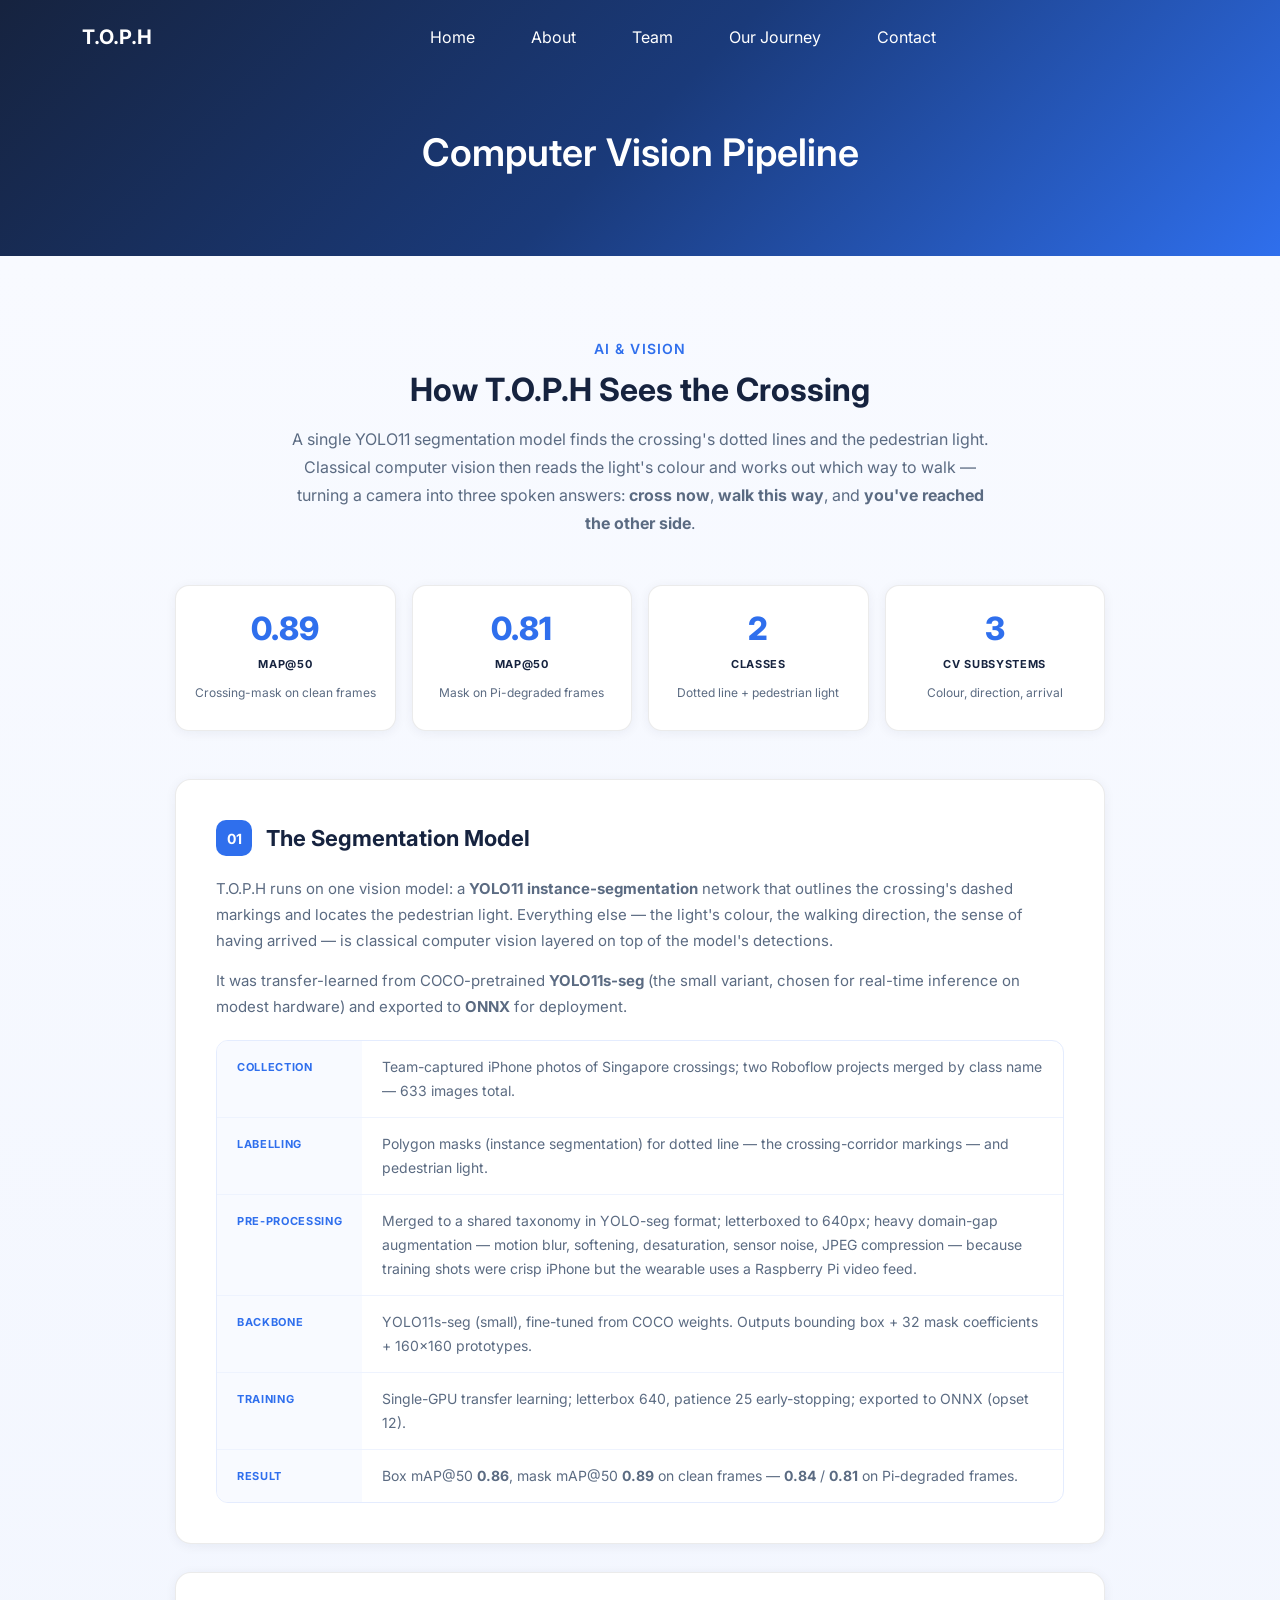
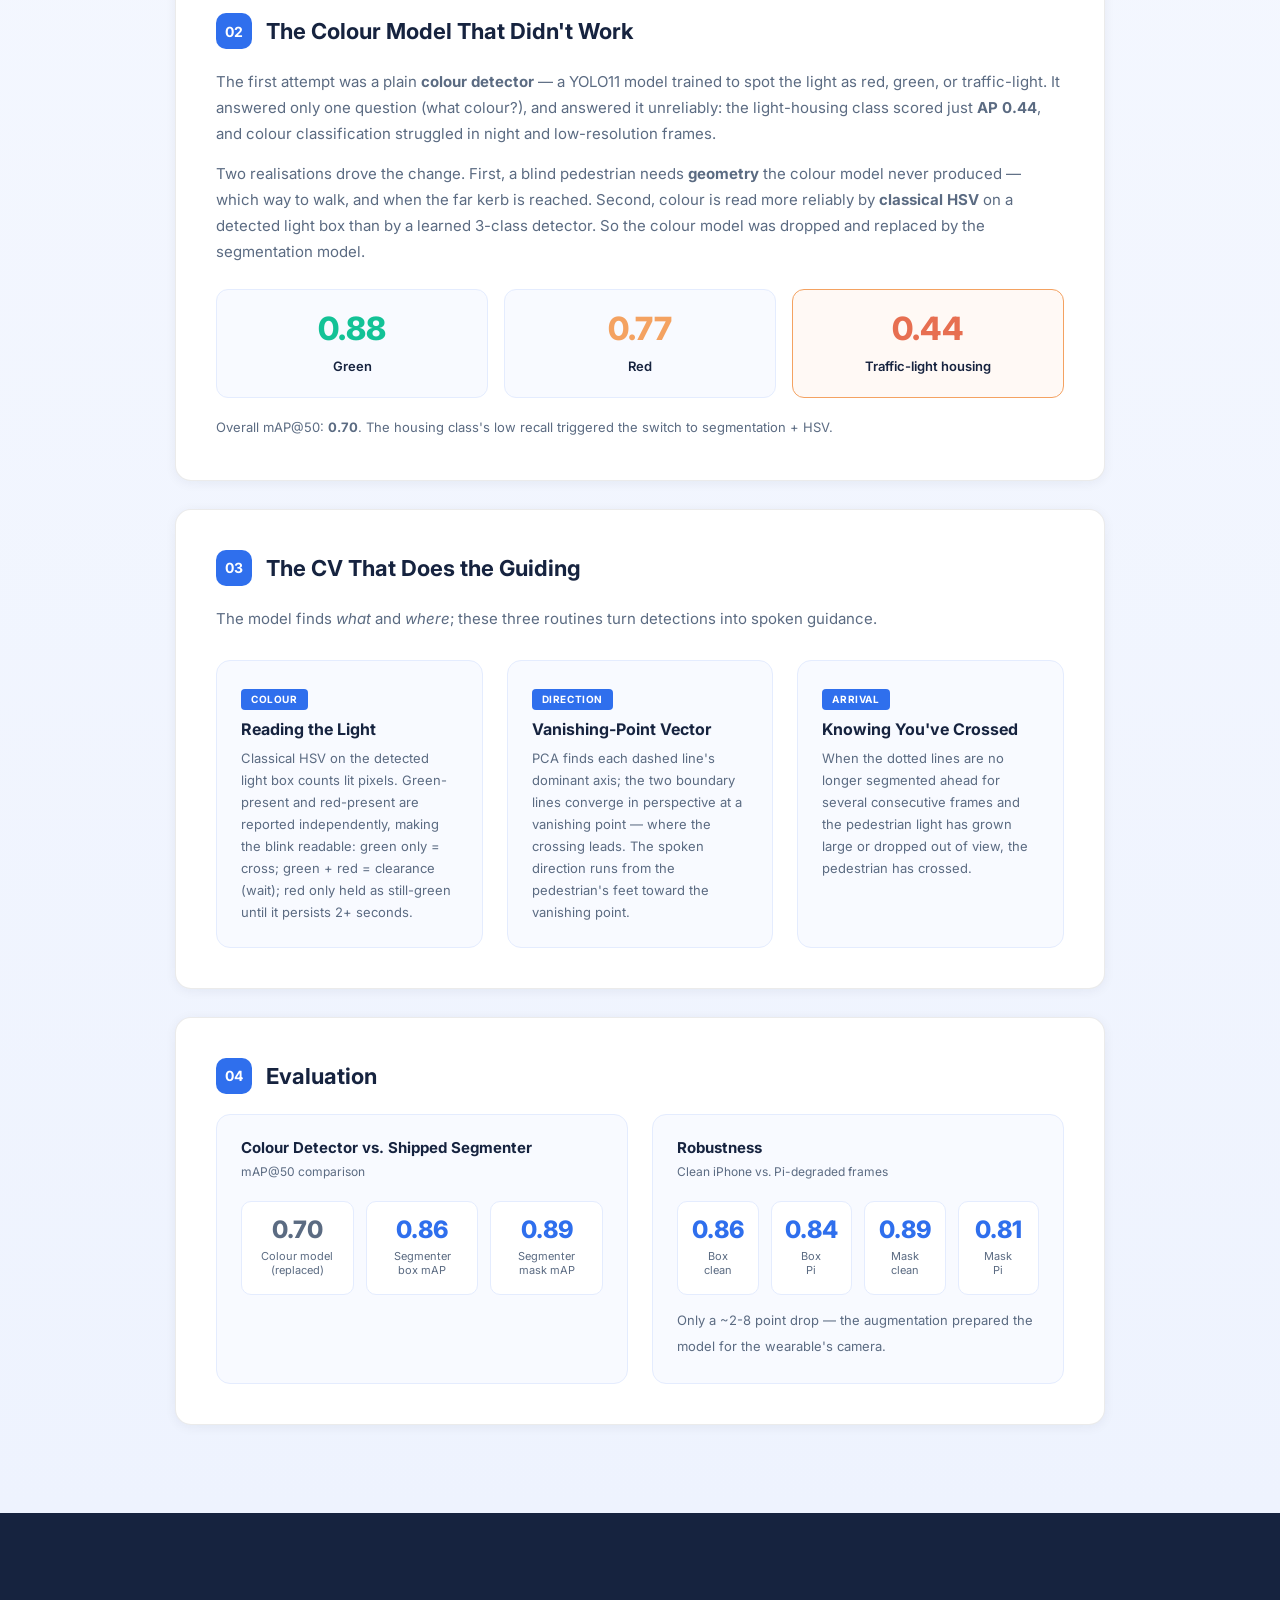
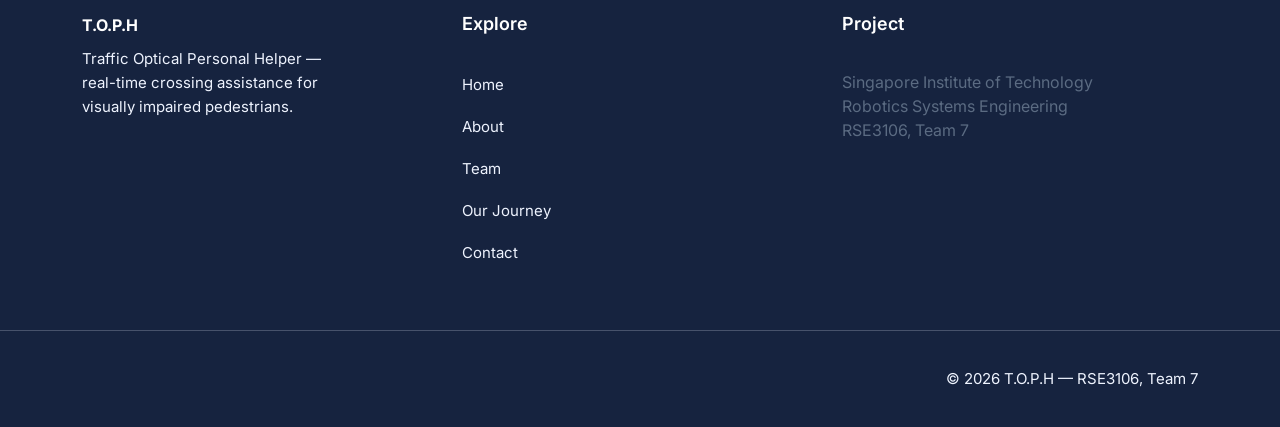
<file: ai-model.html>
<!DOCTYPE html>
<html lang="en">
  <head>
    <meta charset="UTF-8" />
    <meta http-equiv="X-UA-Compatible" content="IE=edge" />
    <meta name="viewport" content="width=device-width, initial-scale=1.0" />
    <title>AI &amp; Computer Vision — T.O.P.H</title>

    <!--====== Favicon Icon ======-->
    <link
      rel="shortcut icon"
      href="assets/images/favicon.svg"
      type="image/svg"
    />

    <!-- ===== All CSS files ===== -->
    <link rel="stylesheet" href="assets/css/bootstrap.min.css" />
    <link rel="stylesheet" href="assets/css/animate.css" />
    <link rel="stylesheet" href="assets/css/lineicons.css" />
    <link rel="stylesheet" href="assets/css/ud-styles.css" />
  </head>
  <body>
    <!-- ====== Header Start ====== -->
    <header class="ud-header">
      <div class="container">
        <div class="row">
          <div class="col-lg-12">
            <nav class="navbar navbar-expand-lg">
              <a class="navbar-brand" href="index.html">
                <span class="fw-bold text-white startup-logo">T.O.P.H</span>
              </a>
              <button class="navbar-toggler">
                <span class="toggler-icon"> </span>
                <span class="toggler-icon"> </span>
                <span class="toggler-icon"> </span>
              </button>

              <div class="navbar-collapse">
                <ul id="nav" class="navbar-nav mx-auto">
                  <li class="nav-item">
                    <a class="ud-menu-scroll" href="index.html">Home</a>
                  </li>
                  <li class="nav-item">
                    <a class="ud-menu-scroll" href="about.html">About</a>
                  </li>
                  <li class="nav-item">
                    <a class="ud-menu-scroll" href="index.html#team">Team</a>
                  </li>
                  <li class="nav-item">
                    <a class="ud-menu-scroll" href="blog.html">Our Journey</a>
                  </li>
                  <li class="nav-item">
                    <a class="ud-menu-scroll" href="contact.html">Contact</a>
                  </li>
                </ul>
              </div>
            </nav>
          </div>
        </div>
      </div>
    </header>
    <!-- ====== Header End ====== -->

    <!-- ====== Banner Start ====== -->
    <section class="ud-page-banner">
      <div class="container">
        <div class="row">
          <div class="col-lg-12">
            <div class="ud-banner-content">
              <h1>Computer Vision Pipeline</h1>
            </div>
          </div>
        </div>
      </div>
    </section>
    <!-- ====== Banner End ====== -->

    <!-- ====== AI Content ====== -->
    <section class="ud-ai-page">
      <div class="container">
        <div class="col-lg-10 mx-auto">

          <!-- Intro -->
          <div class="ud-ai-intro text-center">
            <span class="ud-ai-label">AI &amp; Vision</span>
            <h2>How T.O.P.H Sees the Crossing</h2>
            <p>
              A single YOLO11 segmentation model finds the crossing's dotted lines
              and the pedestrian light. Classical computer vision then reads the
              light's colour and works out which way to walk — turning a camera
              into three spoken answers: <strong>cross now</strong>,
              <strong>walk this way</strong>, and
              <strong>you've reached the other side</strong>.
            </p>
          </div>

          <!-- Stats Row -->
          <div class="row g-3 ud-ai-stats-row">
            <div class="col-6 col-md-3">
              <div class="ud-ai-stat">
                <h3>0.89</h3>
                <span>mAP@50</span>
                <p>Crossing-mask on clean frames</p>
              </div>
            </div>
            <div class="col-6 col-md-3">
              <div class="ud-ai-stat">
                <h3>0.81</h3>
                <span>mAP@50</span>
                <p>Mask on Pi-degraded frames</p>
              </div>
            </div>
            <div class="col-6 col-md-3">
              <div class="ud-ai-stat">
                <h3>2</h3>
                <span>Classes</span>
                <p>Dotted line + pedestrian light</p>
              </div>
            </div>
            <div class="col-6 col-md-3">
              <div class="ud-ai-stat">
                <h3>3</h3>
                <span>CV Subsystems</span>
                <p>Colour, direction, arrival</p>
              </div>
            </div>
          </div>

          <!-- Section 01 -->
          <div class="ud-ai-block">
            <div class="ud-ai-block-header">
              <span class="ud-ai-block-num">01</span>
              <h3>The Segmentation Model</h3>
            </div>
            <p>
              T.O.P.H runs on one vision model: a <strong>YOLO11 instance-segmentation</strong>
              network that outlines the crossing's dashed markings and locates
              the pedestrian light. Everything else — the light's colour, the
              walking direction, the sense of having arrived — is classical
              computer vision layered on top of the model's detections.
            </p>
            <p>
              It was transfer-learned from COCO-pretrained <strong>YOLO11s-seg</strong>
              (the small variant, chosen for real-time inference on modest
              hardware) and exported to <strong>ONNX</strong> for deployment.
            </p>

            <table class="ud-ai-spec-table">
              <tbody>
                <tr>
                  <td class="ud-ai-spec-label">Collection</td>
                  <td>Team-captured iPhone photos of Singapore crossings; two Roboflow projects merged by class name — 633 images total.</td>
                </tr>
                <tr>
                  <td class="ud-ai-spec-label">Labelling</td>
                  <td>Polygon masks (instance segmentation) for dotted line — the crossing-corridor markings — and pedestrian light.</td>
                </tr>
                <tr>
                  <td class="ud-ai-spec-label">Pre-processing</td>
                  <td>Merged to a shared taxonomy in YOLO-seg format; letterboxed to 640px; heavy domain-gap augmentation — motion blur, softening, desaturation, sensor noise, JPEG compression — because training shots were crisp iPhone but the wearable uses a Raspberry Pi video feed.</td>
                </tr>
                <tr>
                  <td class="ud-ai-spec-label">Backbone</td>
                  <td>YOLO11s-seg (small), fine-tuned from COCO weights. Outputs bounding box + 32 mask coefficients + 160x160 prototypes.</td>
                </tr>
                <tr>
                  <td class="ud-ai-spec-label">Training</td>
                  <td>Single-GPU transfer learning; letterbox 640, patience 25 early-stopping; exported to ONNX (opset 12).</td>
                </tr>
                <tr>
                  <td class="ud-ai-spec-label">Result</td>
                  <td>Box mAP@50 <strong>0.86</strong>, mask mAP@50 <strong>0.89</strong> on clean frames — <strong>0.84</strong> / <strong>0.81</strong> on Pi-degraded frames.</td>
                </tr>
              </tbody>
            </table>
          </div>

          <!-- Section 02 -->
          <div class="ud-ai-block">
            <div class="ud-ai-block-header">
              <span class="ud-ai-block-num">02</span>
              <h3>The Colour Model That Didn't Work</h3>
            </div>
            <p>
              The first attempt was a plain <strong>colour detector</strong> —
              a YOLO11 model trained to spot the light as red, green, or
              traffic-light. It answered only one question (what colour?), and
              answered it unreliably: the light-housing class scored just
              <strong>AP 0.44</strong>, and colour classification struggled in
              night and low-resolution frames.
            </p>
            <p>
              Two realisations drove the change. First, a blind pedestrian
              needs <strong>geometry</strong> the colour model never produced —
              which way to walk, and when the far kerb is reached. Second,
              colour is read more reliably by <strong>classical HSV</strong> on
              a detected light box than by a learned 3-class detector. So the
              colour model was dropped and replaced by the segmentation model.
            </p>

            <div class="ud-ai-compare-row">
              <div class="ud-ai-compare-item">
                <h4 style="color: #13c296;">0.88</h4>
                <span>Green</span>
              </div>
              <div class="ud-ai-compare-item">
                <h4 style="color: #f4a261;">0.77</h4>
                <span>Red</span>
              </div>
              <div class="ud-ai-compare-item ud-ai-compare-weak">
                <h4 style="color: #e76f51;">0.44</h4>
                <span>Traffic-light housing</span>
              </div>
            </div>
            <p class="ud-ai-footnote">
              Overall mAP@50: <strong>0.70</strong>. The housing class's low recall triggered the switch to segmentation + HSV.
            </p>
          </div>

          <!-- Section 03 -->
          <div class="ud-ai-block">
            <div class="ud-ai-block-header">
              <span class="ud-ai-block-num">03</span>
              <h3>The CV That Does the Guiding</h3>
            </div>
            <p style="margin-bottom: 28px;">
              The model finds <em>what</em> and <em>where</em>; these three
              routines turn detections into spoken guidance.
            </p>

            <div class="row g-4">
              <div class="col-md-4">
                <div class="ud-ai-guide">
                  <span class="ud-ai-guide-badge">Colour</span>
                  <h5>Reading the Light</h5>
                  <p>
                    Classical HSV on the detected light box counts lit pixels.
                    Green-present and red-present are reported independently,
                    making the blink readable: green only = cross; green + red =
                    clearance (wait); red only held as still-green until it
                    persists 2+ seconds.
                  </p>
                </div>
              </div>
              <div class="col-md-4">
                <div class="ud-ai-guide">
                  <span class="ud-ai-guide-badge">Direction</span>
                  <h5>Vanishing-Point Vector</h5>
                  <p>
                    PCA finds each dashed line's dominant axis; the two boundary
                    lines converge in perspective at a vanishing point — where
                    the crossing leads. The spoken direction runs from the
                    pedestrian's feet toward the vanishing point.
                  </p>
                </div>
              </div>
              <div class="col-md-4">
                <div class="ud-ai-guide">
                  <span class="ud-ai-guide-badge">Arrival</span>
                  <h5>Knowing You've Crossed</h5>
                  <p>
                    When the dotted lines are no longer segmented ahead for
                    several consecutive frames and the pedestrian light has grown
                    large or dropped out of view, the pedestrian has crossed.
                  </p>
                </div>
              </div>
            </div>
          </div>

          <!-- Section 04 -->
          <div class="ud-ai-block">
            <div class="ud-ai-block-header">
              <span class="ud-ai-block-num">04</span>
              <h3>Evaluation</h3>
            </div>

            <div class="row g-4">
              <div class="col-md-6">
                <div class="ud-ai-eval-card">
                  <h5>Colour Detector vs. Shipped Segmenter</h5>
                  <p class="ud-ai-eval-subtitle">mAP@50 comparison</p>
                  <div class="ud-ai-eval-row">
                    <div class="ud-ai-eval-item">
                      <h4 style="color: var(--body-color);">0.70</h4>
                      <span>Colour model<br>(replaced)</span>
                    </div>
                    <div class="ud-ai-eval-item">
                      <h4>0.86</h4>
                      <span>Segmenter<br>box mAP</span>
                    </div>
                    <div class="ud-ai-eval-item">
                      <h4>0.89</h4>
                      <span>Segmenter<br>mask mAP</span>
                    </div>
                  </div>
                </div>
              </div>
              <div class="col-md-6">
                <div class="ud-ai-eval-card">
                  <h5>Robustness</h5>
                  <p class="ud-ai-eval-subtitle">Clean iPhone vs. Pi-degraded frames</p>
                  <div class="ud-ai-eval-row">
                    <div class="ud-ai-eval-item">
                      <h4>0.86</h4>
                      <span>Box<br>clean</span>
                    </div>
                    <div class="ud-ai-eval-item">
                      <h4>0.84</h4>
                      <span>Box<br>Pi</span>
                    </div>
                    <div class="ud-ai-eval-item">
                      <h4>0.89</h4>
                      <span>Mask<br>clean</span>
                    </div>
                    <div class="ud-ai-eval-item">
                      <h4>0.81</h4>
                      <span>Mask<br>Pi</span>
                    </div>
                  </div>
                  <p class="ud-ai-footnote" style="margin-top: 12px;">
                    Only a ~2-8 point drop — the augmentation prepared the model for the wearable's camera.
                  </p>
                </div>
              </div>
            </div>
          </div>

        </div>
      </div>
    </section>
    <!-- ====== AI Content End ====== -->

    <!-- ====== Footer Start ====== -->
    <footer class="ud-footer wow fadeInUp" data-wow-delay=".15s">
      <div class="ud-footer-widgets">
        <div class="container">
          <div class="row">
            <div class="col-xl-4 col-lg-4 col-md-6">
              <div class="ud-widget">
                <a href="index.html" class="ud-footer-logo">
                  <span class="fw-bold text-white startup-logo">T.O.P.H</span>
                </a>
                <p class="ud-widget-desc">
                  Traffic Optical Personal Helper — real-time crossing assistance
                  for visually impaired pedestrians.
                </p>
              </div>
            </div>

            <div class="col-xl-4 col-lg-4 col-md-6 col-sm-6">
              <div class="ud-widget">
                <h5 class="ud-widget-title">Explore</h5>
                <ul class="ud-widget-links">
                  <li>
                    <a class="ud-menu-scroll" href="index.html">Home</a>
                  </li>
                  <li>
                    <a class="ud-menu-scroll" href="about.html">About</a>
                  </li>
                  <li>
                    <a class="ud-menu-scroll" href="index.html#team">Team</a>
                  </li>
                  <li>
                    <a class="ud-menu-scroll" href="blog.html">Our Journey</a>
                  </li>
                  <li>
                    <a class="ud-menu-scroll" href="contact.html">Contact</a>
                  </li>
                </ul>
              </div>
            </div>
            <div class="col-xl-4 col-lg-4 col-md-6 col-sm-6">
              <div class="ud-widget">
                <h5 class="ud-widget-title">Project</h5>
                <ul class="ud-widget-links">
                  <li>Singapore Institute of Technology</li>
                  <li>Robotics Systems Engineering</li>
                  <li>RSE3106, Team 7</li>
                </ul>
              </div>
            </div>
          </div>
        </div>
      </div>
      <div class="ud-footer-bottom">
        <div class="container">
          <div class="row">
            <div class="col-12 text-center">
              <p class="ud-footer-bottom-right">
                &copy; 2026 T.O.P.H — RSE3106, Team 7
              </p>
            </div>
          </div>
        </div>
      </div>
    </footer>
    <!-- ====== Footer End ====== -->

    <!-- ====== Back To Top Start ====== -->
    <a href="javascript:void(0)" class="back-to-top">
      <i class="lni lni-chevron-up"> </i>
    </a>
    <!-- ====== Back To Top End ====== -->

    <!-- ====== All Javascript Files ====== -->
    <script src="assets/js/bootstrap.bundle.min.js"></script>
    <script src="assets/js/wow.min.js"></script>
    <script src="assets/js/main.js"></script>
  </body>
</html>
</file>
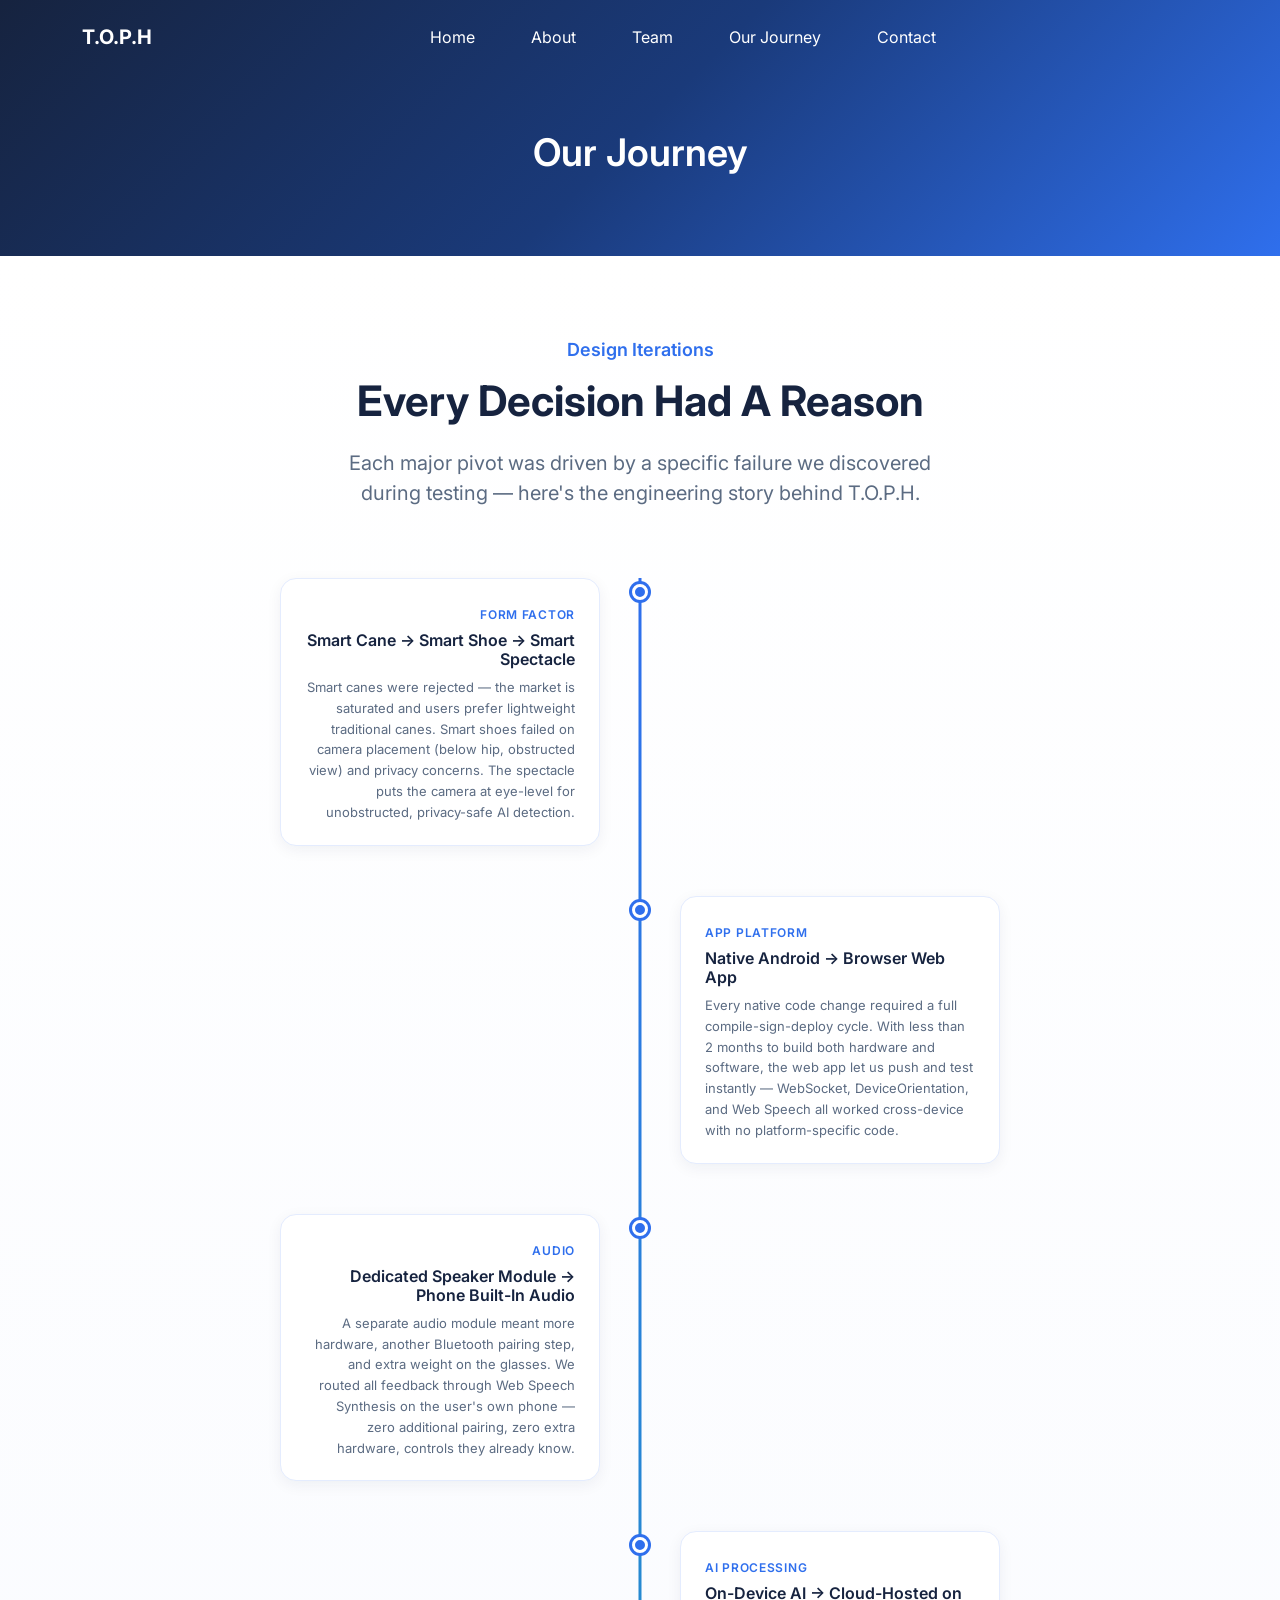
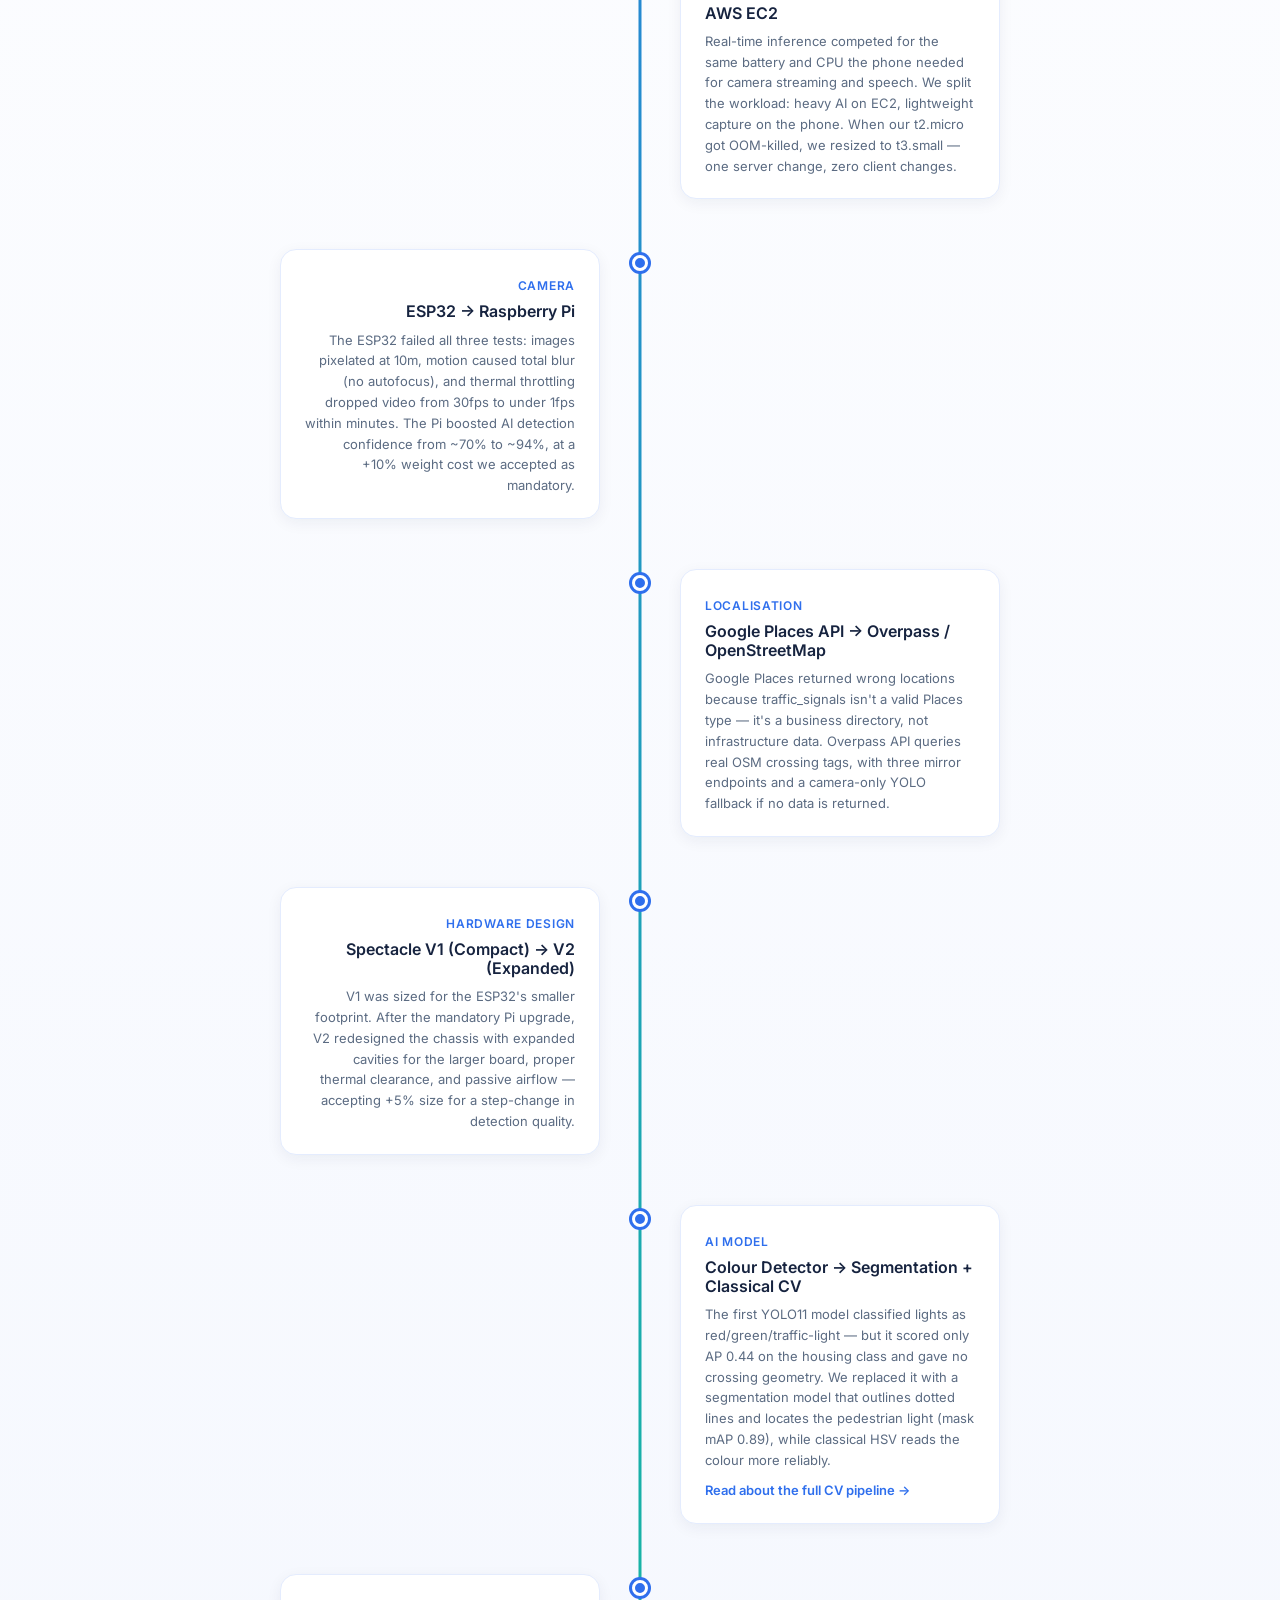
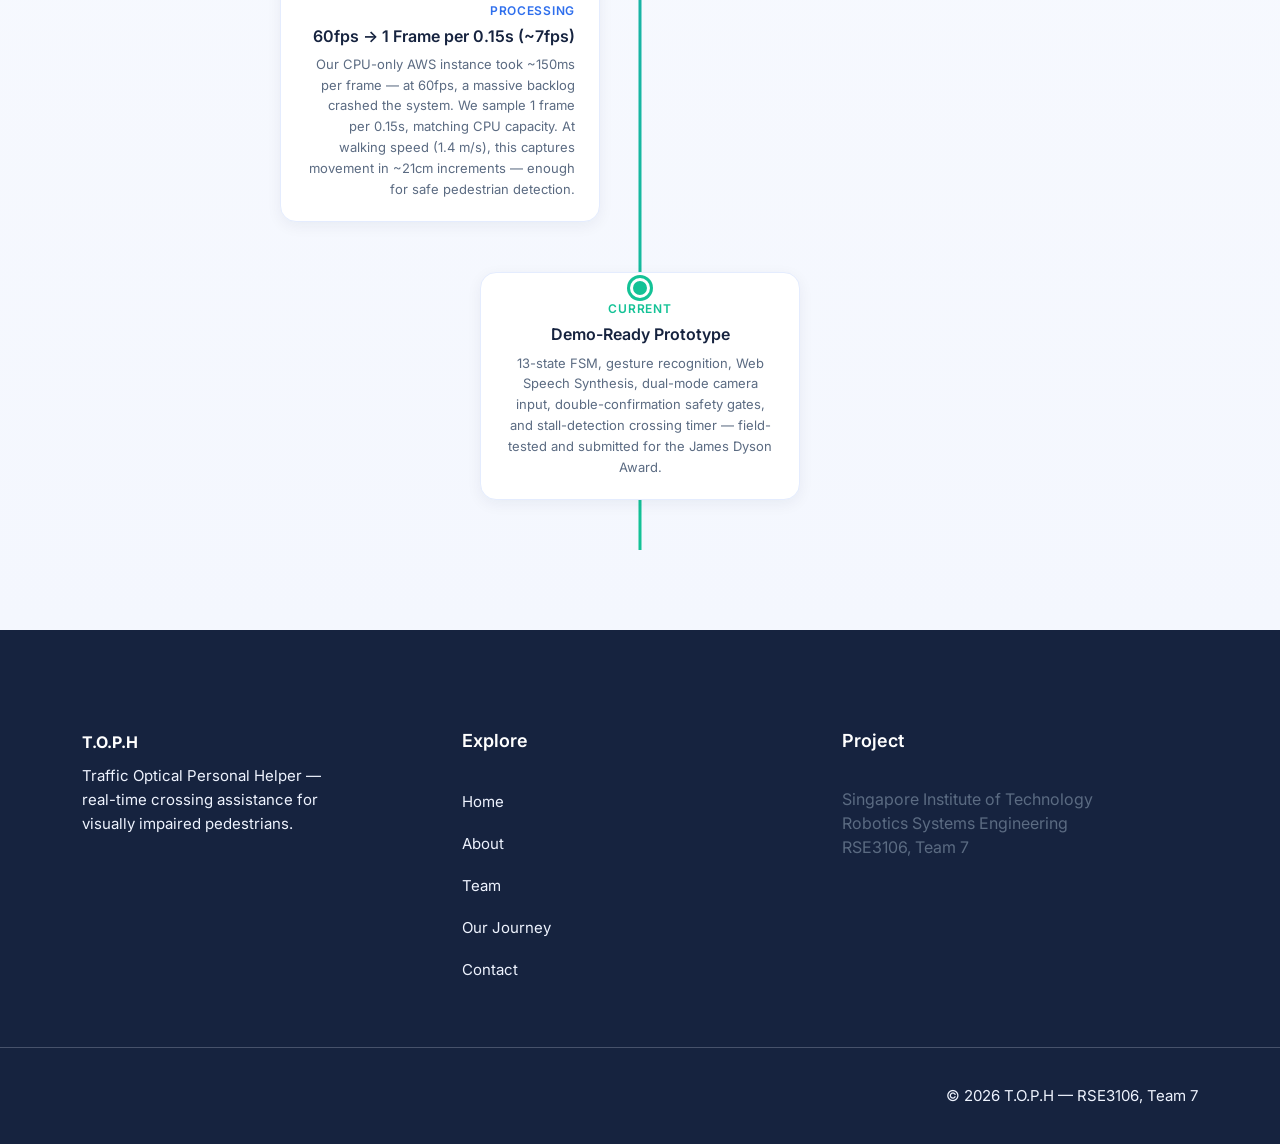
<file: blog.html>
<!DOCTYPE html>
<html lang="en">
  <head>
    <meta charset="UTF-8" />
    <meta http-equiv="X-UA-Compatible" content="IE=edge" />
    <meta name="viewport" content="width=device-width, initial-scale=1.0" />
    <title>Our Journey — T.O.P.H</title>

    <!--====== Favicon Icon ======-->
    <link
      rel="shortcut icon"
      href="assets/images/favicon.svg"
      type="image/svg"
    />

    <!-- ===== All CSS files ===== -->
    <link rel="stylesheet" href="assets/css/bootstrap.min.css" />
    <link rel="stylesheet" href="assets/css/animate.css" />
    <link rel="stylesheet" href="assets/css/lineicons.css" />
    <link rel="stylesheet" href="assets/css/ud-styles.css" />
  </head>
  <body>
    <!-- ====== Header Start ====== -->
    <header class="ud-header">
      <div class="container">
        <div class="row">
          <div class="col-lg-12">
            <nav class="navbar navbar-expand-lg">
              <a class="navbar-brand" href="index.html">
                <span class="fw-bold text-white startup-logo">T.O.P.H</span>
              </a>
              <button class="navbar-toggler">
                <span class="toggler-icon"> </span>
                <span class="toggler-icon"> </span>
                <span class="toggler-icon"> </span>
              </button>

              <div class="navbar-collapse">
                <ul id="nav" class="navbar-nav mx-auto">
                  <li class="nav-item">
                    <a class="ud-menu-scroll" href="index.html">Home</a>
                  </li>
                  <li class="nav-item">
                    <a class="ud-menu-scroll" href="about.html">About</a>
                  </li>
                  <li class="nav-item">
                    <a class="ud-menu-scroll" href="index.html#team">Team</a>
                  </li>
                  <li class="nav-item">
                    <a class="ud-menu-scroll" href="blog.html">Our Journey</a>
                  </li>
                  <li class="nav-item">
                    <a class="ud-menu-scroll" href="contact.html">Contact</a>
                  </li>
                </ul>
              </div>
            </nav>
          </div>
        </div>
      </div>
    </header>
    <!-- ====== Header End ====== -->

    <!-- ====== Banner Start ====== -->
    <section class="ud-page-banner">
      <div class="container">
        <div class="row">
          <div class="col-lg-12">
            <div class="ud-banner-content">
              <h1>Our Journey</h1>
            </div>
          </div>
        </div>
      </div>
    </section>
    <!-- ====== Banner End ====== -->

    <!-- ====== Journey Timeline Start ====== -->
    <section class="ud-journey-timeline">
      <div class="container">
        <div class="ud-section-title mx-auto text-center">
          <span>Design Iterations</span>
          <h2>Every Decision Had a Reason</h2>
          <p>
            Each major pivot was driven by a specific failure we discovered
            during testing — here's the engineering story behind T.O.P.H.
          </p>
        </div>

        <div class="ud-timeline">
          <div class="ud-timeline-line"></div>

          <div class="ud-timeline-item ud-timeline-left wow fadeInUp" data-wow-delay=".1s">
            <div class="ud-timeline-dot"></div>
            <div class="ud-timeline-card">
              <span class="ud-timeline-tag">Form Factor</span>
              <h5>Smart Cane → Smart Shoe → Smart Spectacle</h5>
              <p>Smart canes were rejected — the market is saturated and users prefer lightweight traditional canes. Smart shoes failed on camera placement (below hip, obstructed view) and privacy concerns. The spectacle puts the camera at eye-level for unobstructed, privacy-safe AI detection.</p>
            </div>
          </div>

          <div class="ud-timeline-item ud-timeline-right wow fadeInUp" data-wow-delay=".15s">
            <div class="ud-timeline-dot"></div>
            <div class="ud-timeline-card">
              <span class="ud-timeline-tag">App Platform</span>
              <h5>Native Android → Browser Web App</h5>
              <p>Every native code change required a full compile-sign-deploy cycle. With less than 2 months to build both hardware and software, the web app let us push and test instantly — WebSocket, DeviceOrientation, and Web Speech all worked cross-device with no platform-specific code.</p>
            </div>
          </div>

          <div class="ud-timeline-item ud-timeline-left wow fadeInUp" data-wow-delay=".2s">
            <div class="ud-timeline-dot"></div>
            <div class="ud-timeline-card">
              <span class="ud-timeline-tag">Audio</span>
              <h5>Dedicated Speaker Module → Phone Built-In Audio</h5>
              <p>A separate audio module meant more hardware, another Bluetooth pairing step, and extra weight on the glasses. We routed all feedback through Web Speech Synthesis on the user's own phone — zero additional pairing, zero extra hardware, controls they already know.</p>
            </div>
          </div>

          <div class="ud-timeline-item ud-timeline-right wow fadeInUp" data-wow-delay=".25s">
            <div class="ud-timeline-dot"></div>
            <div class="ud-timeline-card">
              <span class="ud-timeline-tag">AI Processing</span>
              <h5>On-Device AI → Cloud-Hosted on AWS EC2</h5>
              <p>Real-time inference competed for the same battery and CPU the phone needed for camera streaming and speech. We split the workload: heavy AI on EC2, lightweight capture on the phone. When our t2.micro got OOM-killed, we resized to t3.small — one server change, zero client changes.</p>
            </div>
          </div>

          <div class="ud-timeline-item ud-timeline-left wow fadeInUp" data-wow-delay=".1s">
            <div class="ud-timeline-dot"></div>
            <div class="ud-timeline-card">
              <span class="ud-timeline-tag">Camera</span>
              <h5>ESP32 → Raspberry Pi</h5>
              <p>The ESP32 failed all three tests: images pixelated at 10m, motion caused total blur (no autofocus), and thermal throttling dropped video from 30fps to under 1fps within minutes. The Pi boosted AI detection confidence from ~70% to ~94%, at a +10% weight cost we accepted as mandatory.</p>
            </div>
          </div>

          <div class="ud-timeline-item ud-timeline-right wow fadeInUp" data-wow-delay=".15s">
            <div class="ud-timeline-dot"></div>
            <div class="ud-timeline-card">
              <span class="ud-timeline-tag">Localisation</span>
              <h5>Google Places API → Overpass / OpenStreetMap</h5>
              <p>Google Places returned wrong locations because traffic_signals isn't a valid Places type — it's a business directory, not infrastructure data. Overpass API queries real OSM crossing tags, with three mirror endpoints and a camera-only YOLO fallback if no data is returned.</p>
            </div>
          </div>

          <div class="ud-timeline-item ud-timeline-left wow fadeInUp" data-wow-delay=".2s">
            <div class="ud-timeline-dot"></div>
            <div class="ud-timeline-card">
              <span class="ud-timeline-tag">Hardware Design</span>
              <h5>Spectacle V1 (Compact) → V2 (Expanded)</h5>
              <p>V1 was sized for the ESP32's smaller footprint. After the mandatory Pi upgrade, V2 redesigned the chassis with expanded cavities for the larger board, proper thermal clearance, and passive airflow — accepting +5% size for a step-change in detection quality.</p>
            </div>
          </div>

          <div class="ud-timeline-item ud-timeline-right wow fadeInUp" data-wow-delay=".25s">
            <div class="ud-timeline-dot"></div>
            <div class="ud-timeline-card">
              <span class="ud-timeline-tag">AI Model</span>
              <h5>Colour Detector → Segmentation + Classical CV</h5>
              <p>The first YOLO11 model classified lights as red/green/traffic-light — but it scored only AP 0.44 on the housing class and gave no crossing geometry. We replaced it with a segmentation model that outlines dotted lines and locates the pedestrian light (mask mAP 0.89), while classical HSV reads the colour more reliably.</p>
              <a href="ai-model.html" class="ud-timeline-link">Read about the full CV pipeline →</a>
            </div>
          </div>

          <div class="ud-timeline-item ud-timeline-left wow fadeInUp" data-wow-delay=".1s">
            <div class="ud-timeline-dot"></div>
            <div class="ud-timeline-card">
              <span class="ud-timeline-tag">Processing</span>
              <h5>60fps → 1 Frame per 0.15s (~7fps)</h5>
              <p>Our CPU-only AWS instance took ~150ms per frame — at 60fps, a massive backlog crashed the system. We sample 1 frame per 0.15s, matching CPU capacity. At walking speed (1.4 m/s), this captures movement in ~21cm increments — enough for safe pedestrian detection.</p>
            </div>
          </div>

          <div class="ud-timeline-item ud-timeline-end">
            <div class="ud-timeline-dot ud-timeline-dot-final"></div>
            <div class="ud-timeline-card">
              <span class="ud-timeline-tag" style="color: #13c296;">Current</span>
              <h5>Demo-Ready Prototype</h5>
              <p>13-state FSM, gesture recognition, Web Speech Synthesis, dual-mode camera input, double-confirmation safety gates, and stall-detection crossing timer — field-tested and submitted for the James Dyson Award.</p>
            </div>
          </div>

        </div>
      </div>
    </section>
    <!-- ====== Journey Timeline End ====== -->

    <!-- ====== Footer Start ====== -->
    <footer class="ud-footer wow fadeInUp" data-wow-delay=".15s">
      <div class="ud-footer-widgets">
        <div class="container">
          <div class="row">
            <div class="col-xl-4 col-lg-4 col-md-6">
              <div class="ud-widget">
                <a href="index.html" class="ud-footer-logo">
                  <span class="fw-bold text-white startup-logo">T.O.P.H</span>
                </a>
                <p class="ud-widget-desc">
                  Traffic Optical Personal Helper — real-time crossing assistance
                  for visually impaired pedestrians.
                </p>
              </div>
            </div>

            <div class="col-xl-4 col-lg-4 col-md-6 col-sm-6">
              <div class="ud-widget">
                <h5 class="ud-widget-title">Explore</h5>
                <ul class="ud-widget-links">
                  <li>
                    <a class="ud-menu-scroll" href="index.html">Home</a>
                  </li>
                  <li>
                    <a class="ud-menu-scroll" href="about.html">About</a>
                  </li>
                  <li>
                    <a class="ud-menu-scroll" href="index.html#team">Team</a>
                  </li>
                  <li>
                    <a class="ud-menu-scroll" href="blog.html">Our Journey</a>
                  </li>
                  <li>
                    <a class="ud-menu-scroll" href="contact.html">Contact</a>
                  </li>
                </ul>
              </div>
            </div>
            <div class="col-xl-4 col-lg-4 col-md-6 col-sm-6">
              <div class="ud-widget">
                <h5 class="ud-widget-title">Project</h5>
                <ul class="ud-widget-links">
                  <li>Singapore Institute of Technology</li>
                  <li>Robotics Systems Engineering</li>
                  <li>RSE3106, Team 7</li>
                </ul>
              </div>
            </div>
          </div>
        </div>
      </div>
      <div class="ud-footer-bottom">
        <div class="container">
          <div class="row">
            <div class="col-12 text-center">
              <p class="ud-footer-bottom-right">
                &copy; 2026 T.O.P.H — RSE3106, Team 7
              </p>
            </div>
          </div>
        </div>
      </div>
    </footer>
    <!-- ====== Footer End ====== -->

    <!-- ====== Back To Top Start ====== -->
    <a href="javascript:void(0)" class="back-to-top">
      <i class="lni lni-chevron-up"> </i>
    </a>
    <!-- ====== Back To Top End ====== -->

    <!-- ====== All Javascript Files ====== -->
    <script src="assets/js/bootstrap.bundle.min.js"></script>
    <script src="assets/js/wow.min.js"></script>
    <script src="assets/js/main.js"></script>
  </body>
</html>
</file>
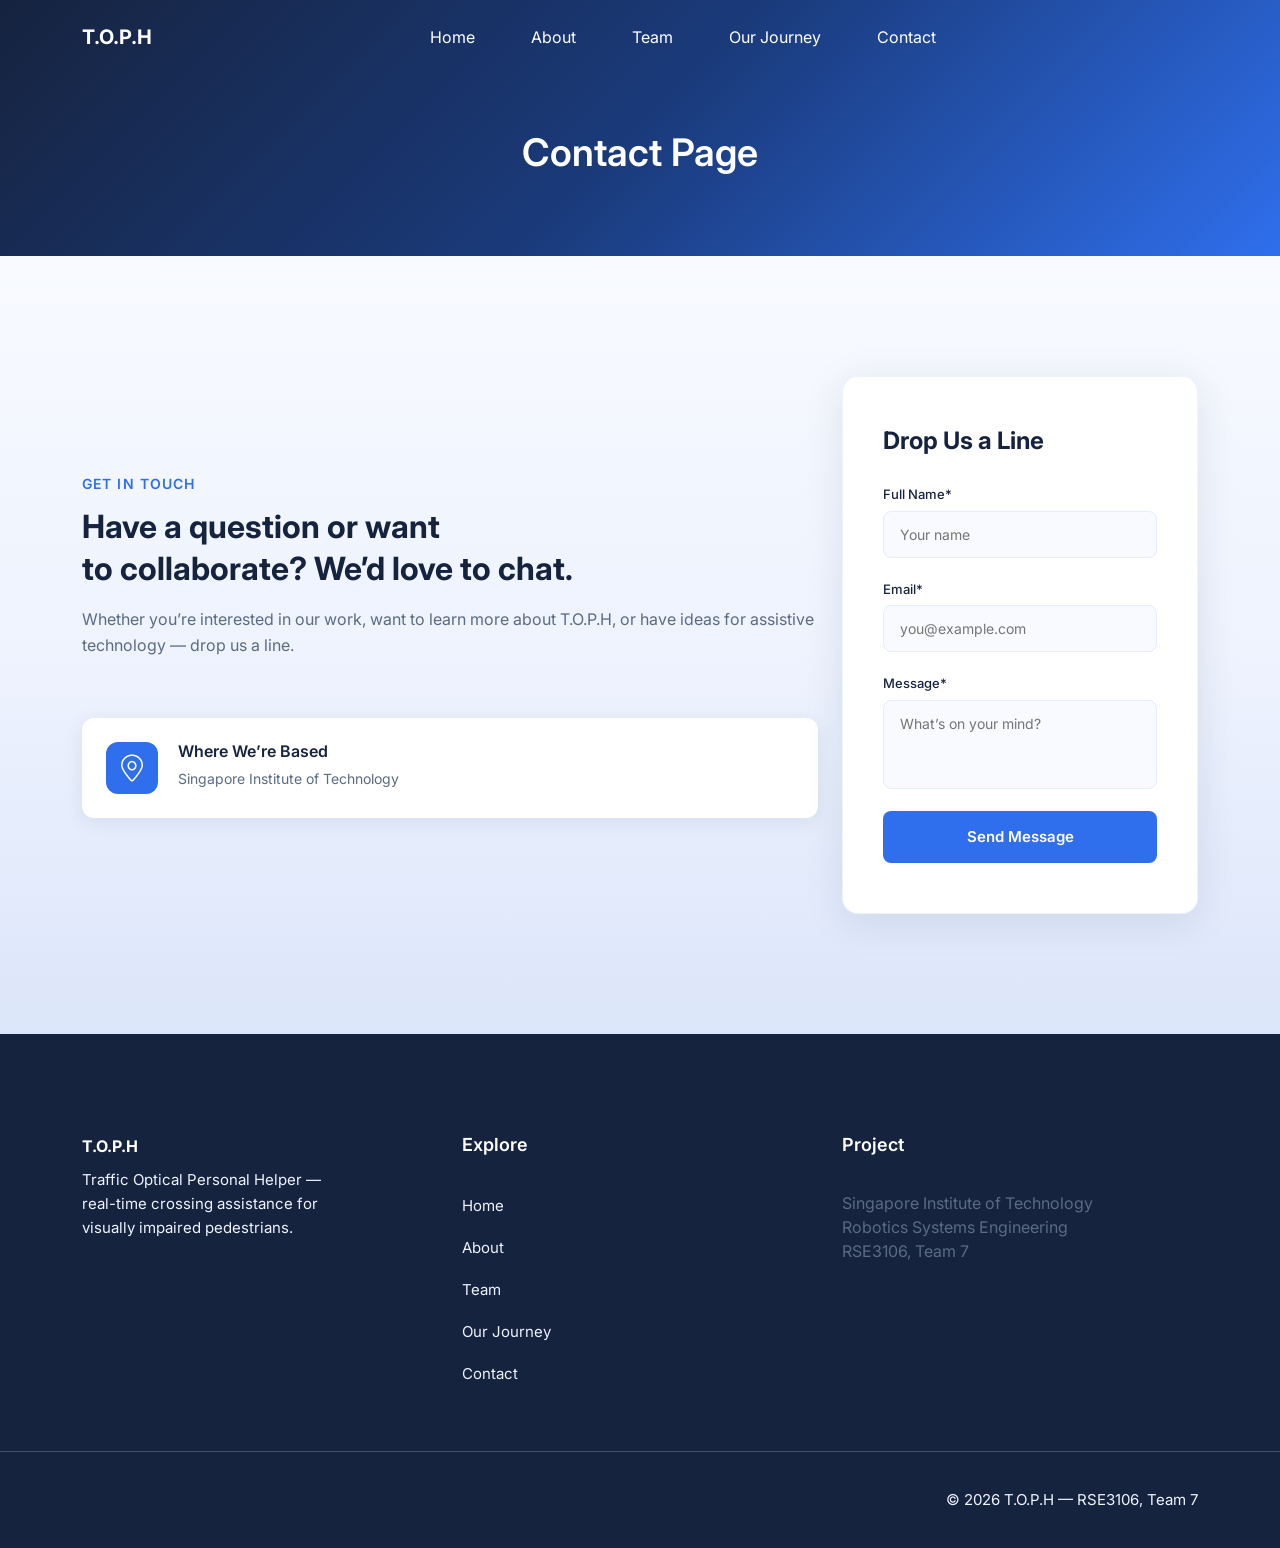
<file: contact.html>
<!DOCTYPE html>
<html lang="en">
  <head>
    <meta charset="UTF-8" />
    <meta http-equiv="X-UA-Compatible" content="IE=edge" />
    <meta name="viewport" content="width=device-width, initial-scale=1.0" />
    <title>Contact — T.O.P.H</title>

    <!--====== Favicon Icon ======-->
    <link
      rel="shortcut icon"
      href="assets/images/favicon.svg"
      type="image/svg"
    />

    <!-- ===== All CSS files ===== -->
    <link rel="stylesheet" href="assets/css/bootstrap.min.css" />
    <link rel="stylesheet" href="assets/css/animate.css" />
    <link rel="stylesheet" href="assets/css/lineicons.css" />
    <link rel="stylesheet" href="assets/css/ud-styles.css" />
  </head>
  <body>
    <!-- ====== Header Start ====== -->
    <header class="ud-header">
      <div class="container">
        <div class="row">
          <div class="col-lg-12">
            <nav class="navbar navbar-expand-lg">
              <a class="navbar-brand" href="index.html">
                <span class="fw-bold text-white startup-logo">T.O.P.H</span>
              </a>
              <button class="navbar-toggler">
                <span class="toggler-icon"> </span>
                <span class="toggler-icon"> </span>
                <span class="toggler-icon"> </span>
              </button>

              <div class="navbar-collapse">
                <ul id="nav" class="navbar-nav mx-auto">
                  <li class="nav-item">
                    <a class="ud-menu-scroll" href="index.html">Home</a>
                  </li>
                  <li class="nav-item">
                    <a class="ud-menu-scroll" href="about.html">About</a>
                  </li>
                  <li class="nav-item">
                    <a class="ud-menu-scroll" href="index.html#team">Team</a>
                  </li>
                  <li class="nav-item">
                    <a class="ud-menu-scroll" href="blog.html">Our Journey</a>
                  </li>
                  <li class="nav-item">
                    <a class="ud-menu-scroll" href="contact.html">Contact</a>
                  </li>
                </ul>
              </div>
            </nav>
          </div>
        </div>
      </div>
    </header>
    <!-- ====== Header End ====== -->

    <!-- ====== Banner Start ====== -->
    <section class="ud-page-banner">
      <div class="container">
        <div class="row">
          <div class="col-lg-12">
            <div class="ud-banner-content">
              <h1>Contact Page</h1>
            </div>
          </div>
        </div>
      </div>
    </section>
    <!-- ====== Banner End ====== -->

    <!-- ====== Contact Start ====== -->
    <section id="contact" class="ud-contact">
      <div class="container">
        <div class="row align-items-center">
          <div class="col-xl-8 col-lg-7">
            <div class="ud-contact-content-wrapper">
              <div class="ud-contact-title">
                <span>GET IN TOUCH</span>
                <h2>
                  Have a question or want <br />
                  to collaborate? We’d love to chat.
                </h2>
                <p class="ud-contact-desc">
                  Whether you’re interested in our work, want to learn more about
                  T.O.P.H, or have ideas for assistive technology — drop us a line.
                </p>
              </div>
              <div class="ud-contact-info-wrapper">
                <div class="ud-single-info">
                  <div class="ud-info-icon">
                    <i class="lni lni-map-marker"></i>
                  </div>
                  <div class="ud-info-meta">
                    <h5>Where We’re Based</h5>
                    <p>Singapore Institute of Technology</p>
                  </div>
                </div>
              </div>
            </div>
          </div>
          <div class="col-xl-4 col-lg-5">
            <div
              class="ud-contact-form-wrapper wow fadeInUp"
              data-wow-delay=".2s"
            >
              <h3 class="ud-contact-form-title">Drop Us a Line</h3>
              <form class="ud-contact-form">
                <div class="ud-form-group">
                  <label for="fullName">Full Name*</label>
                  <input
                    type="text"
                    name="fullName"
                    placeholder="Your name"
                  />
                </div>
                <div class="ud-form-group">
                  <label for="email">Email*</label>
                  <input
                    type="email"
                    name="email"
                    placeholder="you@example.com"
                  />
                </div>
                <div class="ud-form-group">
                  <label for="message">Message*</label>
                  <textarea
                    name="message"
                    rows="3"
                    placeholder="What’s on your mind?"
                  ></textarea>
                </div>
                <div class="ud-form-group mb-0">
                  <button type="submit" class="ud-main-btn ud-contact-btn">
                    Send Message
                  </button>
                </div>
              </form>
            </div>
          </div>
        </div>
      </div>
    </section>
    <!-- ====== Contact End ====== -->

    <!-- ====== Footer Start ====== -->
    <footer class="ud-footer wow fadeInUp" data-wow-delay=".15s">
      <div class="ud-footer-widgets">
        <div class="container">
          <div class="row">
            <div class="col-xl-4 col-lg-4 col-md-6">
              <div class="ud-widget">
                <a href="index.html" class="ud-footer-logo">
                  <span class="fw-bold text-white startup-logo">T.O.P.H</span>
                </a>
                <p class="ud-widget-desc">
                  Traffic Optical Personal Helper — real-time crossing assistance
                  for visually impaired pedestrians.
                </p>
              </div>
            </div>

            <div class="col-xl-4 col-lg-4 col-md-6 col-sm-6">
              <div class="ud-widget">
                <h5 class="ud-widget-title">Explore</h5>
                <ul class="ud-widget-links">
                  <li>
                    <a class="ud-menu-scroll" href="index.html">Home</a>
                  </li>
                  <li>
                    <a class="ud-menu-scroll" href="about.html">About</a>
                  </li>
                  <li>
                    <a class="ud-menu-scroll" href="index.html#team">Team</a>
                  </li>
                  <li>
                    <a class="ud-menu-scroll" href="blog.html">Our Journey</a>
                  </li>
                  <li>
                    <a class="ud-menu-scroll" href="contact.html">Contact</a>
                  </li>
                </ul>
              </div>
            </div>
            <div class="col-xl-4 col-lg-4 col-md-6 col-sm-6">
              <div class="ud-widget">
                <h5 class="ud-widget-title">Project</h5>
                <ul class="ud-widget-links">
                  <li>Singapore Institute of Technology</li>
                  <li>Robotics Systems Engineering</li>
                  <li>RSE3106, Team 7</li>
                </ul>
              </div>
            </div>
          </div>
        </div>
      </div>
      <div class="ud-footer-bottom">
        <div class="container">
          <div class="row">
            <div class="col-12 text-center">
              <p class="ud-footer-bottom-right">
                &copy; 2026 T.O.P.H — RSE3106, Team 7
              </p>
            </div>
          </div>
        </div>
      </div>
    </footer>
    <!-- ====== Footer End ====== -->

    <!-- ====== Back To Top Start ====== -->
    <a href="javascript:void(0)" class="back-to-top">
      <i class="lni lni-chevron-up"> </i>
    </a>
    <!-- ====== Back To Top End ====== -->

    <!-- ====== All Javascript Files ====== -->
    <script src="assets/js/bootstrap.bundle.min.js"></script>
    <script src="assets/js/wow.min.js"></script>
    <script src="assets/js/main.js"></script>
  </body>
</html>
</file>
<file: assets/css/ud-styles.css>
/*===========================
  COMMON css 
===========================*/
@import url("https://fonts.googleapis.com/css2?family=Inter:wght@200;300;400;500;600;700;800;900&display=swap");
:root {
  --font: "Inter", sans-serif;
  --body-color: #5b6b82;
  --heading-color: #16233f;
  --primary-color: #2F6FED;
  --white: #ffffff;
}

body {
  font-family: var(--font);
  font-weight: normal;
  font-style: normal;
  color: var(--body-color);
  overflow-x: hidden;
}

* {
  margin: 0;
  padding: 0;
  -webkit-box-sizing: border-box;
  box-sizing: border-box;
}

img {
  max-width: 100%;
}

a,
button,
input,
textarea {
  -webkit-transition: all 0.3s ease-out 0s;
  transition: all 0.3s ease-out 0s;
}

a,
a:focus,
input:focus,
textarea:focus,
button:focus,
.navbar-toggler:focus {
  text-decoration: none;
  outline: none;
  -webkit-box-shadow: none;
          box-shadow: none;
}

a:focus,
a:hover {
  text-decoration: none;
}

i,
span,
a {
  display: inline-block;
}

audio,
canvas,
iframe,
img,
svg,
video {
  vertical-align: middle;
}

h1,
h2,
h3,
h4,
h5,
h6 {
  font-weight: 700;
  color: var(--heading-color);
  margin: 0px;
}

h1 {
  font-size: 48px;
}

h2 {
  font-size: 36px;
}

h3 {
  font-size: 28px;
}

h4 {
  font-size: 22px;
}

h5 {
  font-size: 18px;
}

h6 {
  font-size: 16px;
}

ul,
ol {
  margin: 0px;
  padding: 0px;
  list-style-type: none;
}

p {
  font-size: 16px;
  font-weight: 400;
  line-height: 26px;
  color: var(--body-color);
  margin: 0px;
}

.bg_cover {
  background-position: center center;
  background-size: cover;
  background-repeat: no-repeat;
  width: 100%;
  height: 100%;
}

/*===== All Button Style =====*/
.ud-main-btn {
  display: inline-block;
  text-align: center;
  white-space: nowrap;
  vertical-align: middle;
  font-weight: 500;
  font-size: 16px;
  border-radius: 5px;
  padding: 15px 25px;
  border: 1px solid transparent;
  color: var(--white);
  cursor: pointer;
  z-index: 5;
  -webkit-transition: all 0.4s ease-out 0s;
  transition: all 0.4s ease-out 0s;
  background: var(--primary-color);
}

.ud-main-btn:hover {
  color: var(--white);
  background: var(--heading-color);
}

@media (max-width: 767px) {
  .container {
    padding-left: 40px;
    padding-right: 40px;
  }
}

@media only screen and (min-width: 576px) and (max-width: 767px) {
  .container {
    padding-left: 20px;
    padding-right: 20px;
  }
}

.back-to-top {
  width: 40px;
  height: 40px;
  line-height: 40px;
  background: var(--primary-color);
  -webkit-box-shadow: 0px 0px 5px rgba(0, 0, 0, 0.2);
          box-shadow: 0px 0px 5px rgba(0, 0, 0, 0.2);
  text-align: center;
  -webkit-box-pack: center;
      -ms-flex-pack: center;
          justify-content: center;
  -webkit-box-align: center;
      -ms-flex-align: center;
          align-items: center;
  border-radius: 5px;
  position: fixed;
  right: 30px;
  bottom: 30px;
  z-index: 99;
  color: var(--white);
}

.back-to-top:hover {
  color: var(--white);
  background: var(--heading-color);
}

/* ===== Header CSS ===== */
.ud-header {
  position: absolute;
  top: 0;
  left: 0;
  width: 100%;
  z-index: 99;
  -webkit-transition: all 0.3s ease-out 0s;
  transition: all 0.3s ease-out 0s;
}

.sticky {
  position: fixed;
  z-index: 99;
  background-color: rgba(255, 255, 255, 0.8);
  -webkit-backdrop-filter: blur(5px);
          backdrop-filter: blur(5px);
  -webkit-box-shadow: inset 0 -1px 0 0 rgba(0, 0, 0, 0.1);
  box-shadow: inset 0 -1px 0 0 rgba(0, 0, 0, 0.1);
  -webkit-transition: all 0.3s ease-out 0s;
  transition: all 0.3s ease-out 0s;
}

.sticky .navbar {
  padding: 0;
}
.navbar .startup-logo{
  color: var(--white);
}
.sticky .navbar .startup-logo{
  color: var(--primary-color) !important;
}
.navbar {
  padding: 0px 0;
  border-radius: 5px;
  position: relative;
  -webkit-transition: all 0.3s ease-out 0s;
  transition: all 0.3s ease-out 0s;
}

.navbar-brand {
  padding: 0;
}

@media only screen and (min-width: 768px) and (max-width: 991px), (max-width: 767px) {
  .navbar-brand {
    padding: 5px 0px;
  }
}

.navbar-brand img {
  max-width: 160px;
}

.navbar-toggler {
  padding: 0;
}

.navbar-toggler .toggler-icon {
  width: 30px;
  height: 2px;
  background-color: var(--white);
  display: block;
  margin: 5px 0;
  position: relative;
  -webkit-transition: all 0.3s ease-out 0s;
  transition: all 0.3s ease-out 0s;
}

.navbar-toggler.active .toggler-icon:nth-of-type(1) {
  -webkit-transform: rotate(45deg);
  transform: rotate(45deg);
  top: 7px;
}

.navbar-toggler.active .toggler-icon:nth-of-type(2) {
  opacity: 0;
}

.navbar-toggler.active .toggler-icon:nth-of-type(3) {
  -webkit-transform: rotate(135deg);
  transform: rotate(135deg);
  top: -7px;
}

@media only screen and (min-width: 768px) and (max-width: 991px), (max-width: 767px) {
  .navbar-collapse {
    position: absolute;
    top: 100%;
    right: 0;
    max-width: 300px;
    width: 100%;
    background-color: var(--white);
    z-index: 9;
    -webkit-box-shadow: 0px 15px 20px 0px rgba(0, 0, 0, 0.1);
    box-shadow: 0px 15px 20px 0px rgba(0, 0, 0, 0.1);
    padding: 0px;
    display: none;
    border-radius: 5px;
  }
  .navbar-collapse.show {
    display: block;
  }
}

@media only screen and (min-width: 768px) and (max-width: 991px), (max-width: 767px) {
  .navbar-nav {
    padding: 20px 30px;
  }
}

.navbar-nav .nav-item {
  position: relative;
  padding: 0px 20px;
}

@media only screen and (min-width: 992px) and (max-width: 1199px) {
  .navbar-nav .nav-item {
    padding: 0px 12px;
  }
}

@media only screen and (min-width: 768px) and (max-width: 991px), (max-width: 767px) {
  .navbar-nav .nav-item {
    padding: 0px;
  }
}

.navbar-nav .nav-item > a {
  font-size: 16px;
  font-weight: 400;
  color: var(--white);
  -webkit-transition: all 0.3s ease-out 0s;
  transition: all 0.3s ease-out 0s;
  padding: 25px 8px;
  position: relative;
}

@media only screen and (min-width: 768px) and (max-width: 991px), (max-width: 767px) {
  .navbar-nav .nav-item > a {
    display: block;
    padding: 8px 0;
    color: var(--heading-color);
  }
}

.navbar-nav .nav-item > a:hover, .navbar-nav .nav-item > a.active {
  color: var(--white);
  opacity: 0.5;
}

@media only screen and (min-width: 768px) and (max-width: 991px), (max-width: 767px) {
  .navbar-nav .nav-item > a:hover, .navbar-nav .nav-item > a.active {
    color: var(--primary-color);
    opacity: 1;
  }
}

.navbar-nav .nav-item .ud-submenu {
  position: absolute;
  width: 250px;
  background: var(--white);
  top: 110%;
  padding: 20px 30px;
  -webkit-box-shadow: 0 15px 44px rgba(140, 140, 140, 0.18);
          box-shadow: 0 15px 44px rgba(140, 140, 140, 0.18);
  border-radius: 5px;
  opacity: 0;
  visibility: hidden;
  -webkit-transition: all 0.3s ease-out 0s;
  transition: all 0.3s ease-out 0s;
}

@media only screen and (min-width: 768px) and (max-width: 991px), (max-width: 767px) {
  .navbar-nav .nav-item .ud-submenu {
    position: static;
    -webkit-box-shadow: none;
            box-shadow: none;
    width: 100%;
    padding: 0px;
    opacity: 1;
    visibility: visible;
    display: none;
  }
}

.navbar-nav .nav-item .ud-submenu.show {
  display: block;
}

.navbar-nav .nav-item .ud-submenu .ud-submenu-link {
  padding: 7px 0;
  color: var(--heading-color);
  font-size: 14px;
}

.navbar-nav .nav-item .ud-submenu .ud-submenu-link:hover {
  color: var(--primary-color);
}

.navbar-nav .nav-item:hover > a {
  color: var(--white);
  opacity: 0.5;
}

@media only screen and (min-width: 768px) and (max-width: 991px), (max-width: 767px) {
  .navbar-nav .nav-item:hover > a {
    color: var(--primary-color);
    opacity: 1;
  }
}

.navbar-nav .nav-item:hover > .ud-submenu {
  opacity: 1;
  visibility: visible;
  top: 100%;
}

.navbar-nav .nav-item.nav-item-has-children > a {
  position: relative;
}

.navbar-nav .nav-item.nav-item-has-children > a::after {
  content: "";
  -webkit-box-sizing: border-box;
          box-sizing: border-box;
  position: absolute;
  width: 10px;
  height: 10px;
  border-bottom: 2px solid;
  border-right: 2px solid;
  -webkit-transform: rotate(45deg) translateY(-50%);
          transform: rotate(45deg) translateY(-50%);
  right: -15px;
  top: 50%;
  margin-top: -2px;
}

@media only screen and (min-width: 768px) and (max-width: 991px), (max-width: 767px) {
  .navbar-nav .nav-item.nav-item-has-children > a::after {
    right: 5px;
  }
}

@media only screen and (min-width: 768px) and (max-width: 991px), (max-width: 767px) {
  .navbar-btn {
    position: absolute;
    top: 50%;
    right: 50px;
    -webkit-transform: translateY(-50%);
    transform: translateY(-50%);
  }
}

.navbar-btn .ud-main-btn {
  padding: 8px 16px;
  background: transparent;
}

.navbar-btn .ud-login-btn:hover {
  opacity: 0.5;
}

.navbar-btn .ud-white-btn {
  background: rgba(255, 255, 255, 0.2);
}

.navbar-btn .ud-white-btn:hover {
  background: white;
  color: var(--heading-color);
}

.sticky .navbar-toggler .toggler-icon {
  background-color: var(--heading-color);
}

.sticky .navbar-nav .nav-item:hover > a {
  color: var(--primary-color);
  opacity: 1;
}

.sticky .navbar-nav .nav-item a {
  color: var(--heading-color);
}

.sticky .navbar-nav .nav-item a.active, .sticky .navbar-nav .nav-item a:hover {
  color: var(--primary-color);
  opacity: 1;
}

.sticky .navbar-btn .ud-main-btn.ud-login-btn {
  color: var(--heading-color);
}

.sticky .navbar-btn .ud-main-btn.ud-login-btn:hover {
  color: var(--primary-color);
  opacity: 1;
}

.sticky .navbar-btn .ud-white-btn {
  background: var(--primary-color);
  color: var(--white);
}

.sticky .navbar-btn .ud-white-btn:hover {
  background: var(--heading-color);
}

/* ===== Hero CSS ===== */
.ud-hero {
  background: linear-gradient(rgba(47, 111, 237, 0.85), rgba(22, 35, 63, 1)), url('../images/hardware/glasses-front.png') center/cover no-repeat;
  padding-top: 180px;
  padding-bottom: 0;
  margin-bottom: 0;
}

@media only screen and (min-width: 768px) and (max-width: 991px) {
  .ud-hero {
    padding-top: 160px;
  }
}

@media (max-width: 767px) {
  .ud-hero {
    padding-top: 130px;
  }
}

.ud-hero-content {
  max-width: 780px;
  margin: auto;
  padding-bottom: 60px;
}

.ud-hero-content .ud-hero-title {
  color: var(--white);
  font-weight: 700;
  font-size: 45px;
  line-height: 60px;
  text-align: center;
  margin-bottom: 30px;
}

@media only screen and (min-width: 768px) and (max-width: 991px) {
  .ud-hero-content .ud-hero-title {
    font-size: 38px;
    line-height: 50px;
  }
}

@media (max-width: 767px) {
  .ud-hero-content .ud-hero-title {
    font-size: 26px;
    line-height: 38px;
  }
}

.ud-hero-content .ud-hero-desc {
  font-weight: normal;
  font-size: 20px;
  line-height: 35px;
  text-align: center;
  color: var(--white);
  opacity: 0.8;
  max-width: 600px;
  margin: auto;
  margin-bottom: 30px;
}

@media (max-width: 767px) {
  .ud-hero-content .ud-hero-desc {
    font-size: 16px;
    line-height: 30px;
  }
}

.ud-hero-buttons {
  display: -webkit-box;
  display: -ms-flexbox;
  display: flex;
  -webkit-box-align: center;
      -ms-flex-align: center;
          align-items: center;
  -webkit-box-pack: center;
      -ms-flex-pack: center;
          justify-content: center;
}

.ud-hero-buttons .ud-main-btn {
  margin: 8px;
}

@media (max-width: 767px) {
  .ud-hero-buttons .ud-main-btn {
    margin: 5px;
  }
}

@media (max-width: 767px) {
  .ud-hero-buttons .ud-main-btn {
    padding: 12px 16px;
  }
}

.ud-hero-buttons .ud-white-btn {
  background: var(--white);
  color: var(--heading-color);
}

.ud-hero-buttons .ud-white-btn:hover {
  -webkit-box-shadow: 0px 0px 25px rgba(0, 0, 0, 0.2);
          box-shadow: 0px 0px 25px rgba(0, 0, 0, 0.2);
  background: #fefefe;
  color: var(--primary-color);
}

.ud-hero-buttons .ud-link-btn:hover {
  color: var(--white);
  background: transparent;
  opacity: 0.5;
}

.ud-hero-brands-wrapper {
  text-align: center;
  margin-bottom: 40px;
}

.ud-hero-brands-wrapper img {
  -webkit-transition: all 0.3s;
  transition: all 0.3s;
  opacity: 0.5;
  max-width: 250px;
}

.ud-hero-brands-wrapper img:hover {
  opacity: 1;
}

.ud-hero-image {
  max-width: 845px;
  margin: auto;
  text-align: center;
  position: relative;
  z-index: 1;
}

.ud-hero-image img {
  max-width: 100%;
  text-align: center;
}

.ud-hero-image .shape {
  position: absolute;
  z-index: -1;
}

.ud-hero-image .shape.shape-1 {
  bottom: 0;
  left: -30px;
}

.ud-hero-image .shape.shape-2 {
  top: -20px;
  right: -20px;
}

/* ===== Hero tag + accent word ===== */
.ud-hero-tag {
  display: block;
  text-align: center;
  text-transform: uppercase;
  letter-spacing: 0.12em;
  font-size: 13px;
  font-weight: 500;
  color: var(--white);
  opacity: 0.75;
  margin-bottom: 14px;
}

.ud-hero-content .ud-hero-title em {
  font-style: italic;
  opacity: 0.85;
}

/* ===== Explore cards ===== */
.ud-explore {
  padding: 80px 0;
  background: linear-gradient(180deg, #16233f 0%, #1a3a7a 40%, #3b6dd9 100%);
  margin-top: -1px;
}

.ud-explore-card {
  display: block;
  height: 100%;
  padding: 30px;
  border-radius: 12px;
  border: 1px solid rgba(255, 255, 255, 0.15);
  background: rgba(255, 255, 255, 0.08);
  backdrop-filter: blur(10px);
  -webkit-backdrop-filter: blur(10px);
  text-decoration: none;
  transition: all 0.3s ease;
  box-shadow: 0 4px 24px rgba(0, 0, 0, 0.2);
}

.ud-explore-card:hover {
  background: rgba(255, 255, 255, 0.18);
  border-color: rgba(255, 255, 255, 0.35);
  box-shadow: 0 8px 32px rgba(47, 111, 237, 0.35);
  transform: translateY(-4px);
}

.ud-explore-num {
  display: inline-block;
  font-size: 13px;
  font-weight: 700;
  color: #fff;
  background: var(--primary-color);
  width: 28px;
  height: 28px;
  line-height: 28px;
  text-align: center;
  border-radius: 50%;
  margin-bottom: 12px;
}

.ud-explore-card h5 {
  font-size: 18px;
  font-weight: 600;
  color: #fff;
  margin-bottom: 8px;
  display: flex;
  align-items: center;
  justify-content: space-between;
}

.ud-explore-card h5 i {
  font-size: 16px;
  color: rgba(255, 255, 255, 0.7);
}

.ud-explore-card p {
  font-size: 14px;
  color: rgba(255, 255, 255, 0.7);
  margin: 0;
}

/* ===== Hardware gallery ===== */
.ud-hardware-gallery {
  padding: 80px 0;
  background: linear-gradient(180deg, #eef3fe 0%, #dce6fa 100%);
}

.ud-hardware-gallery img {
  width: 100%;
  border-radius: 16px;
  cursor: zoom-in;
  transition: transform 0.3s ease, box-shadow 0.3s ease;
}

.ud-hardware-gallery img:hover {
  transform: scale(1.03);
  box-shadow: 0px 15px 30px rgba(22, 35, 63, 0.15);
}

/* ===== Lightbox ===== */
.ud-lightbox-overlay {
  display: none;
  position: fixed;
  inset: 0;
  background: rgba(22, 35, 63, 0.92);
  z-index: 9999;
  align-items: center;
  justify-content: center;
  flex-direction: column;
  padding: 30px;
}

.ud-lightbox-overlay.active {
  display: flex;
}

.ud-lightbox-overlay img {
  max-width: 90vw;
  max-height: 80vh;
  border-radius: 8px;
}

.ud-lightbox-overlay p {
  color: #fff;
  margin-top: 16px;
  font-size: 14px;
  opacity: 0.85;
}

.ud-lightbox-close {
  position: absolute;
  top: 24px;
  right: 34px;
  color: #fff;
  font-size: 34px;
  cursor: pointer;
  line-height: 1;
}

/* ===== Prototype progression carousel ===== */
.ud-progress-carousel {
  padding: 70px 0;
}

.ud-progress-carousel .carousel {
  max-width: 700px;
  margin: 30px auto 0;
  border-radius: 12px;
  overflow: hidden;
  box-shadow: 0px 15px 40px rgba(22, 35, 63, 0.1);
}

.ud-progress-carousel .carousel-item img {
  width: 100%;
  height: 360px;
  object-fit: cover;
  background: #eef3fe;
}

.ud-progress-carousel .carousel-caption {
  position: static;
  background: var(--heading-color);
  color: #fff;
  padding: 14px 20px;
  font-size: 14px;
  text-shadow: none;
}

.ud-progress-carousel .carousel-control-prev,
.ud-progress-carousel .carousel-control-next {
  width: 44px;
  height: 44px;
  top: 40%;
  background: rgba(22, 35, 63, 0.5);
  border-radius: 50%;
}

.ud-progress-carousel .carousel-control-prev {
  left: 16px;
}

.ud-progress-carousel .carousel-control-next {
  right: 16px;
}

/* ===== Journey Timeline ===== */
.ud-journey-timeline {
  padding: 80px 0;
  background: linear-gradient(180deg, #ffffff 0%, #f4f7fe 100%);
}

.ud-timeline {
  position: relative;
  max-width: 800px;
  margin: 40px auto 0;
}

.ud-timeline-line {
  position: absolute;
  left: 50%;
  top: 0;
  bottom: 0;
  width: 3px;
  background: linear-gradient(180deg, var(--primary-color) 0%, #13c296 100%);
  transform: translateX(-50%);
}

@media (max-width: 767px) {
  .ud-timeline-line {
    left: 20px;
  }
}

.ud-timeline-item {
  position: relative;
  width: 50%;
  padding: 0 40px 50px;
}

.ud-timeline-left {
  left: 0;
  text-align: right;
}

.ud-timeline-right {
  left: 50%;
  text-align: left;
}

.ud-timeline-end {
  left: 25%;
  width: 50%;
  text-align: center;
}

@media (max-width: 767px) {
  .ud-timeline-item,
  .ud-timeline-end {
    width: 100%;
    left: 0;
    padding-left: 50px;
    padding-right: 16px;
    text-align: left;
  }
}

.ud-timeline-dot {
  position: absolute;
  width: 16px;
  height: 16px;
  background: var(--primary-color);
  border: 3px solid var(--white);
  border-radius: 50%;
  top: 6px;
  box-shadow: 0 0 0 3px var(--primary-color);
  z-index: 2;
}

.ud-timeline-left .ud-timeline-dot {
  right: -8px;
}

.ud-timeline-right .ud-timeline-dot {
  left: -8px;
}

.ud-timeline-end .ud-timeline-dot {
  left: 50%;
  transform: translateX(-50%);
}

.ud-timeline-dot-final {
  background: #13c296;
  box-shadow: 0 0 0 3px #13c296;
  width: 20px;
  height: 20px;
}

@media (max-width: 767px) {
  .ud-timeline-dot,
  .ud-timeline-left .ud-timeline-dot,
  .ud-timeline-right .ud-timeline-dot,
  .ud-timeline-end .ud-timeline-dot {
    left: 12px;
    right: auto;
    transform: none;
  }
}

.ud-timeline-card {
  background: var(--white);
  border: 1px solid #e4ecfe;
  border-radius: 16px;
  padding: 22px 24px;
  box-shadow: 0 4px 15px rgba(22, 35, 63, 0.06);
  transition: all 0.3s ease;
}

.ud-timeline-card:hover {
  box-shadow: 0 8px 25px rgba(47, 111, 237, 0.15);
  transform: translateY(-2px);
}

.ud-timeline-tag {
  font-size: 12px;
  font-weight: 600;
  color: var(--primary-color);
  text-transform: uppercase;
  letter-spacing: 0.06em;
}

.ud-timeline-card h5 {
  font-size: 16px;
  font-weight: 600;
  color: var(--heading-color);
  margin: 6px 0 8px;
}

.ud-timeline-card p {
  font-size: 13px;
  color: var(--body-color);
  line-height: 1.6;
  margin: 0;
}

.ud-timeline-link {
  display: inline-block;
  font-size: 13px;
  font-weight: 600;
  color: var(--primary-color);
  margin-top: 10px;
  transition: all 0.3s;
}

.ud-timeline-link:hover {
  color: #2748b4;
  text-decoration: underline;
}

/* ===== AI Model Page ===== */
.ud-ai-page {
  padding: 80px 0 60px;
  background: linear-gradient(180deg, #f8faff 0%, #eef3fe 100%);
}

.ud-ai-intro {
  margin-bottom: 48px;
}

.ud-ai-label {
  display: inline-block;
  font-size: 14px;
  font-weight: 600;
  color: var(--primary-color);
  text-transform: uppercase;
  letter-spacing: 0.08em;
  margin-bottom: 12px;
}

.ud-ai-intro h2 {
  font-size: 32px;
  margin-bottom: 16px;
}

.ud-ai-intro p {
  font-size: 16px;
  line-height: 28px;
  color: var(--body-color);
  max-width: 700px;
  margin: 0 auto;
}

.ud-ai-stats-row {
  margin-bottom: 48px;
}

.ud-ai-stat {
  background: var(--white);
  border: 1px solid rgba(0, 0, 0, 0.08);
  border-radius: 14px;
  padding: 24px 16px;
  text-align: center;
  box-shadow: 0 2px 12px rgba(22, 35, 63, 0.06);
}

.ud-ai-stat h3 {
  font-size: 32px;
  font-weight: 800;
  color: var(--primary-color);
  margin-bottom: 2px;
}

.ud-ai-stat span {
  font-size: 11px;
  font-weight: 700;
  color: var(--heading-color);
  text-transform: uppercase;
  letter-spacing: 0.06em;
}

.ud-ai-stat p {
  font-size: 12px;
  color: var(--body-color);
  margin: 6px 0 0;
}

.ud-ai-block {
  background: var(--white);
  border: 1px solid rgba(0, 0, 0, 0.08);
  border-radius: 16px;
  padding: 40px;
  margin-bottom: 28px;
  box-shadow: 0 2px 12px rgba(22, 35, 63, 0.06);
}

@media (max-width: 767px) {
  .ud-ai-block {
    padding: 28px 20px;
  }
}

.ud-ai-block-header {
  display: flex;
  align-items: center;
  gap: 14px;
  margin-bottom: 20px;
}

.ud-ai-block-num {
  display: inline-flex;
  align-items: center;
  justify-content: center;
  width: 36px;
  height: 36px;
  border-radius: 10px;
  background: var(--primary-color);
  color: var(--white);
  font-size: 14px;
  font-weight: 700;
  flex-shrink: 0;
}

.ud-ai-block-header h3 {
  font-size: 22px;
  font-weight: 700;
  margin: 0;
}

.ud-ai-block > p {
  font-size: 15px;
  line-height: 26px;
  color: var(--body-color);
  margin-bottom: 14px;
}

.ud-ai-spec-table {
  width: 100%;
  border-collapse: separate;
  border-spacing: 0;
  border: 1px solid #e4ecfe;
  border-radius: 12px;
  overflow: hidden;
  margin-top: 20px;
}

.ud-ai-spec-table td {
  padding: 14px 20px;
  font-size: 14px;
  line-height: 24px;
  color: var(--body-color);
  border-bottom: 1px solid #eef3fe;
  vertical-align: top;
}

.ud-ai-spec-table tr:last-child td {
  border-bottom: none;
}

.ud-ai-spec-label {
  font-weight: 700;
  font-size: 11px !important;
  text-transform: uppercase;
  letter-spacing: 0.06em;
  color: var(--primary-color) !important;
  white-space: nowrap;
  width: 120px;
  background: #f8faff;
}

.ud-ai-compare-row {
  display: flex;
  gap: 16px;
  margin: 24px 0 16px;
}

@media (max-width: 575px) {
  .ud-ai-compare-row {
    flex-direction: column;
  }
}

.ud-ai-compare-item {
  flex: 1;
  text-align: center;
  padding: 20px 12px;
  border: 1px solid #e4ecfe;
  border-radius: 12px;
  background: #f8faff;
}

.ud-ai-compare-item h4 {
  font-size: 32px;
  font-weight: 800;
  margin-bottom: 4px;
}

.ud-ai-compare-item span {
  font-size: 13px;
  font-weight: 600;
  color: var(--heading-color);
}

.ud-ai-compare-weak {
  border-color: #f4a261;
  background: #fff9f5;
}

.ud-ai-footnote {
  font-size: 13px !important;
  color: var(--body-color);
  margin-bottom: 0 !important;
}

.ud-ai-guide {
  background: #f8faff;
  border: 1px solid #e4ecfe;
  border-radius: 14px;
  padding: 24px;
  height: 100%;
  transition: all 0.3s;
}

.ud-ai-guide:hover {
  box-shadow: 0 6px 20px rgba(47, 111, 237, 0.12);
  transform: translateY(-2px);
}

.ud-ai-guide-badge {
  display: inline-block;
  font-size: 10px;
  font-weight: 700;
  color: var(--white);
  background: var(--primary-color);
  padding: 3px 10px;
  border-radius: 4px;
  text-transform: uppercase;
  letter-spacing: 0.06em;
  margin-bottom: 10px;
}

.ud-ai-guide h5 {
  font-size: 16px;
  font-weight: 700;
  color: var(--heading-color);
  margin-bottom: 8px;
}

.ud-ai-guide p {
  font-size: 13px;
  line-height: 22px;
  color: var(--body-color);
  margin: 0;
}

.ud-ai-eval-card {
  background: #f8faff;
  border: 1px solid #e4ecfe;
  border-radius: 14px;
  padding: 24px;
  height: 100%;
}

.ud-ai-eval-card h5 {
  font-size: 15px;
  font-weight: 700;
  margin-bottom: 2px;
}

.ud-ai-eval-subtitle {
  font-size: 12px !important;
  color: var(--body-color);
  margin-bottom: 16px !important;
}

.ud-ai-eval-row {
  display: flex;
  gap: 12px;
}

.ud-ai-eval-item {
  flex: 1;
  text-align: center;
  padding: 14px 8px;
  background: var(--white);
  border: 1px solid #e4ecfe;
  border-radius: 10px;
}

.ud-ai-eval-item h4 {
  font-size: 24px;
  font-weight: 800;
  color: var(--primary-color);
  margin-bottom: 4px;
}

.ud-ai-eval-item span {
  font-size: 11px;
  color: var(--body-color);
  line-height: 1.3;
}

/* ===== Demo video ===== */
.ud-demo {
  padding: 70px 0;
  background: linear-gradient(180deg, #eef3fe 0%, #dce6fa 100%);
}

/* ===== App screenshot cards ===== */

.ud-app-card {
  text-align: center;
  height: 100%;
  display: flex;
  flex-direction: column;
  align-items: center;
}

.ud-app-card:hover {
  transform: translateY(-5px);
  box-shadow: 0 10px 30px rgba(22, 35, 63, 0.15);
}

.ud-app-card img {
  width: 160px;
  height: 320px;
  object-fit: cover;
  background: #111;
  padding: 8px;
  border-radius: 12px;
  display: block;
}

.ud-app-card h5 {
  font-size: 15px;
  font-weight: 600;
  color: var(--heading-color);
  margin: 14px 0 4px;
}

.ud-app-card p {
  font-size: 13px;
  color: var(--body-color);
  margin: 0;
  line-height: 1.5;
}

.ud-demo-video {
  max-width: 800px;
  margin: 30px auto 0;
  position: relative;
  width: 100%;
  padding-bottom: 45%;
  height: 0;
  border-radius: 20px;
  overflow: hidden;
  box-shadow: 0px 15px 40px rgba(22, 35, 63, 0.15);
}

.ud-demo-video iframe,
.ud-demo-video video {
  position: absolute;
  top: 0;
  left: 0;
  width: 100%;
  height: 100%;
  border: 0;
  border-radius: 12px;
}

/* ===== Features CSS ===== */
.ud-features {
  padding-top: 120px;
  padding-bottom: 90px;
  background: linear-gradient(180deg, #ffffff 0%, #f4f7fe 100%);
}

@media (max-width: 767px) {
  .ud-features {
    padding-top: 80px;
    padding-bottom: 40px;
  }
}

.ud-section-title {
  max-width: 620px;
  margin-bottom: 70px;
}

.ud-section-title span {
  font-weight: 600;
  font-size: 18px;
  color: var(--primary-color);
  margin-bottom: 10px;
}

.ud-section-title h2 {
  font-weight: 700;
  font-size: 42px;
  line-height: 55px;
  text-transform: capitalize;
  color: var(--heading-color);
  margin-bottom: 20px;
}

.ud-section-title p {
  font-size: 20px;
  line-height: 30px;
}

@media (max-width: 767px) {
  .ud-section-title p {
    font-size: 16px;
    line-height: 26px;
  }
}

.ud-single-feature {
  margin-bottom: 40px;
}

.ud-single-feature:hover .ud-feature-icon::before {
  -webkit-transform: rotate(45deg);
  transform: rotate(45deg);
}

.ud-single-feature .ud-feature-icon {
  width: 70px;
  height: 70px;
  display: -webkit-box;
  display: -ms-flexbox;
  display: flex;
  -webkit-box-align: center;
      -ms-flex-align: center;
          align-items: center;
  -webkit-box-pack: center;
      -ms-flex-pack: center;
          justify-content: center;
  border-radius: 18px;
  background: linear-gradient(135deg, #2F6FED 0%, #1a3a7a 100%);
  font-size: 32px;
  color: var(--white);
  position: relative;
  z-index: 1;
  text-align: center;
  margin-bottom: 40px;
}

.ud-single-feature .ud-feature-icon::before {
  content: "";
  position: absolute;
  width: 100%;
  height: 100%;
  top: 0;
  left: 0;
  border-radius: 14px;
  background: var(--primary-color);
  opacity: 0.2;
  z-index: -1;
  -webkit-transform: rotate(23deg);
  transform: rotate(23deg);
  -webkit-transition: all 0.3s ease-out 0s;
  transition: all 0.3s ease-out 0s;
}

.ud-single-feature .ud-feature-title {
  font-weight: 700;
  font-size: 20px;
  line-height: 28px;
  margin-bottom: 12px;
}

@media only screen and (min-width: 992px) and (max-width: 1199px) {
  .ud-single-feature .ud-feature-title {
    font-size: 18px;
    line-height: 26px;
  }
}

.ud-single-feature .ud-feature-desc {
  font-size: 16px;
  line-height: 24px;
  margin-bottom: 40px;
}

.ud-single-feature .ud-feature-link {
  font-weight: 500;
  color: var(--body-color);
}

.ud-single-feature .ud-feature-link:hover {
  color: var(--primary-color);
}

/* ===== About CSS ===== */
.ud-about {
  background: linear-gradient(180deg, #eef3fe 0%, #dce6fa 100%);
  padding: 120px 0;
}

@media (max-width: 767px) {
  .ud-about {
    padding: 80px 0;
  }
}

.ud-about-wrapper {
  background: var(--white);
  border: 1px solid rgba(0, 0, 0, 0.08);
  border-radius: 16px;
  overflow: hidden;
  box-shadow: 0 8px 40px rgba(22, 35, 63, 0.1);
  display: -webkit-box;
  display: -ms-flexbox;
  display: flex;
  -webkit-box-pack: justify;
      -ms-flex-pack: justify;
          justify-content: space-between;
  -webkit-box-align: center;
      -ms-flex-align: center;
          align-items: center;
}

@media only screen and (min-width: 768px) and (max-width: 991px), (max-width: 767px) {
  .ud-about-wrapper {
    display: block;
  }
}

.ud-about-content-wrapper {
  padding: 50px 50px 50px 70px;
  flex: 1 1 55%;
  min-width: 0;
}

@media (max-width: 767px) {
  .ud-about-content-wrapper {
    padding: 50px 30px;
  }
}

@media only screen and (min-width: 576px) and (max-width: 767px) {
  .ud-about-content-wrapper {
    padding: 50px;
  }
}

.ud-about-content {
  max-width: 500px;
}

.ud-about-content .tag {
  font-weight: 500;
  font-size: 14px;
  color: var(--white);
  background: var(--primary-color);
  padding: 5px 20px;
  display: inline-block;
  margin-bottom: 20px;
}

.ud-about-content h2 {
  font-weight: bold;
  font-size: 36px;
  line-height: 45px;
  margin-bottom: 30px;
}

@media (max-width: 767px) {
  .ud-about-content h2 {
    font-size: 26px;
    line-height: 38px;
  }
}

.ud-about-content p {
  font-size: 16px;
  line-height: 28px;
  margin-bottom: 12px;
}

.ud-about-content .ud-main-btn:hover {
  background: #2748b4;
  -webkit-box-shadow: 0px 0px 10px rgba(0, 0, 0, 0.3);
          box-shadow: 0px 0px 10px rgba(0, 0, 0, 0.3);
}

.ud-about-image {
  display: flex;
  align-items: center;
  justify-content: center;
  padding: 30px;
  flex: 1 1 45%;
  min-width: 0;
}

.ud-about-image img,
.ud-about-image video {
  width: 100%;
  max-width: 100%;
  border-radius: 12px;
  object-fit: cover;
}

@media only screen and (min-width: 768px) and (max-width: 991px), (max-width: 767px) {
  .ud-about-image {
    text-align: center;
  }
}

/* ===== Pricing CSS ===== */
.ud-pricing {
  padding-top: 120px;
  padding-bottom: 90px;
}

@media (max-width: 767px) {
  .ud-pricing {
    padding-top: 80px;
    padding-bottom: 40px;
  }
}

.ud-single-pricing {
  margin-bottom: 40px;
  background: var(--white);
  border: 2px solid #d4deff;
  border-radius: 8px;
  text-align: center;
  padding: 45px 30px;
  position: relative;
}

.ud-single-pricing.active {
  background: -webkit-gradient(linear, left top, left bottom, from(#2F6FED), to(#179bee));
  background: linear-gradient(180deg, #2F6FED 0%, #179bee 100%);
  border: none;
  padding: 55px 30px;
}

.ud-single-pricing.active .ud-pricing-header h3,
.ud-single-pricing.active .ud-pricing-header h4 {
  color: var(--white);
}

.ud-single-pricing.active .ud-pricing-body li {
  color: var(--white);
}

.ud-single-pricing.first-item::after, .ud-single-pricing.last-item::after {
  content: "";
  position: absolute;
  width: 55px;
  height: 55px;
  z-index: 1;
}

.ud-single-pricing.first-item::after {
  background: var(--primary-color);
  left: -2px;
  bottom: -2px;
  border-radius: 0px 55px 0px 8px;
}

.ud-single-pricing.last-item::after {
  background: #13c296;
  top: -2px;
  right: -2px;
  border-radius: 0px 8px 0px 55px;
}

.ud-single-pricing .ud-popular-tag {
  display: inline-block;
  padding: 10px 25px;
  background: var(--white);
  border-radius: 30px;
  color: var(--primary-color);
  margin-bottom: 20px;
  font-weight: 600;
}

.ud-single-pricing .ud-pricing-header h3 {
  font-weight: 500;
  font-size: 15px;
  margin-bottom: 8px;
}

.ud-single-pricing .ud-pricing-header h4 {
  font-weight: 600;
  font-size: 26px;
  color: var(--primary-color);
  margin-bottom: 40px;
}

.ud-single-pricing .ud-pricing-body {
  margin-bottom: 40px;
}

.ud-single-pricing .ud-pricing-body li {
  font-weight: 500;
  font-size: 15px;
  margin-bottom: 18px;
}

.ud-single-pricing .ud-main-btn {
  border-radius: 30px;
  padding: 15px 40px;
}

.ud-single-pricing .ud-border-btn {
  border: 1px solid #d4deff;
  color: var(--primary-color);
  background: var(--white);
}

.ud-single-pricing .ud-border-btn:hover {
  color: var(--white);
  border-color: var(--primary-color);
  background: var(--primary-color);
}

.ud-single-pricing .ud-white-btn {
  background: var(--white);
  color: var(--heading-color);
}

.ud-single-pricing .ud-white-btn:hover {
  color: var(--white);
  background: var(--heading-color);
}

/* ===== FAQ CSS ===== */
.ud-faq {
  padding-top: 120px;
  padding-bottom: 90px;
  background: linear-gradient(180deg, #f4f7fe 0%, #eef3fe 100%);
  position: relative;
  z-index: 1;
}

@media (max-width: 767px) {
  .ud-faq {
    padding-top: 80px;
    padding-bottom: 50px;
  }
}

.ud-faq .shape {
  position: absolute;
  z-index: -1;
  left: 0;
  bottom: 0;
}

.ud-single-faq {
  background: var(--white);
  border: 1px solid #eef3fe;
  -webkit-box-shadow: 0px 20px 95px rgba(201, 203, 204, 0.3);
          box-shadow: 0px 20px 95px rgba(201, 203, 204, 0.3);
  border-radius: 10px;
  margin-bottom: 30px;
}

.ud-single-faq .ud-faq-btn {
  text-align: left;
  display: -webkit-box;
  display: -ms-flexbox;
  display: flex;
  width: 100%;
  -webkit-box-align: center;
      -ms-flex-align: center;
          align-items: center;
  border: none;
  background: transparent;
  font-weight: 600;
  font-size: 18px;
  color: var(--heading-color);
  opacity: 0.88;
  padding: 30px;
}

@media only screen and (min-width: 992px) and (max-width: 1199px), (max-width: 767px) {
  .ud-single-faq .ud-faq-btn {
    padding: 15px;
  }
}

.ud-single-faq .ud-faq-btn.collapsed span.icon i {
  -webkit-transform: rotate(0deg);
  transform: rotate(0deg);
}

.ud-single-faq .ud-faq-btn span.icon {
  display: -webkit-box;
  display: -ms-flexbox;
  display: flex;
  -webkit-box-align: center;
      -ms-flex-align: center;
          align-items: center;
  -webkit-box-pack: center;
      -ms-flex-pack: center;
          justify-content: center;
  width: 42px;
  height: 42px;
  background: rgba(48, 86, 211, 0.06);
  border-radius: 10px;
  color: var(--primary-color);
  margin-right: 24px;
}

.ud-single-faq .ud-faq-btn span.icon i {
  -webkit-transform: rotate(180deg);
  transform: rotate(180deg);
  -webkit-transition: all 0.3s;
  transition: all 0.3s;
  font-size: 14px;
  font-weight: 700;
}

.ud-single-faq .ud-faq-body {
  padding: 0px 30px 40px 95px;
}

@media only screen and (min-width: 992px) and (max-width: 1199px), (max-width: 767px) {
  .ud-single-faq .ud-faq-body {
    padding: 0px 16px 20px 82px;
  }
}

/* ===== Testimonials CSS ===== */
.ud-testimonials {
  padding-top: 120px;
}

@media (max-width: 767px) {
  .ud-testimonials {
    padding-top: 80px;
  }
}

.ud-single-testimonial {
  padding: 30px;
  -webkit-box-shadow: 0px 60px 120px -20px #e4ecfe;
          box-shadow: 0px 60px 120px -20px #e4ecfe;
  background: var(--white);
  margin-bottom: 50px;
}

.ud-single-testimonial .ud-testimonial-ratings {
  margin-bottom: 10px;
}

.ud-single-testimonial .ud-testimonial-ratings i {
  color: #fbb040;
}

.ud-single-testimonial .ud-testimonial-content {
  margin-bottom: 25px;
}

.ud-single-testimonial .ud-testimonial-content p {
  font-size: 16px;
  line-height: 30px;
  color: #637381;
}

.ud-single-testimonial .ud-testimonial-info {
  display: -webkit-box;
  display: -ms-flexbox;
  display: flex;
  -webkit-box-align: center;
      -ms-flex-align: center;
          align-items: center;
}

.ud-single-testimonial .ud-testimonial-info .ud-testimonial-image {
  width: 50px;
  height: 50px;
  border-radius: 50%;
  overflow: hidden;
  margin-right: 20px;
}

.ud-single-testimonial .ud-testimonial-info .ud-testimonial-meta h4 {
  font-weight: 600;
  font-size: 14px;
}

.ud-single-testimonial .ud-testimonial-info .ud-testimonial-meta p {
  font-size: 12px;
  color: #969696;
}

.ud-brands .ud-title {
  margin-bottom: 30px;
}

.ud-brands .ud-title h6 {
  font-weight: normal;
  font-size: 12px;
  color: var(--body-color);
  display: inline-block;
  position: relative;
}

.ud-brands .ud-title h6::after {
  content: "";
  position: absolute;
  width: 30px;
  height: 1px;
  background: #afb2b5;
  right: -40px;
  top: 50%;
}

.ud-brands .ud-brands-logo {
  display: -webkit-box;
  display: -ms-flexbox;
  display: flex;
  -webkit-box-align: center;
      -ms-flex-align: center;
          align-items: center;
  -ms-flex-wrap: wrap;
      flex-wrap: wrap;
  margin-right: -40px;
}

.ud-brands .ud-brands-logo .ud-single-logo {
  margin-right: 40px;
  margin-bottom: 20px;
  max-width: 140px;
}

.ud-brands .ud-brands-logo .ud-single-logo:hover img {
  -webkit-filter: none;
          filter: none;
}

.ud-brands .ud-brands-logo .ud-single-logo img {
  -webkit-filter: grayscale(1);
          filter: grayscale(1);
  -webkit-transition: all 0.3s ease-out 0s;
  transition: all 0.3s ease-out 0s;
}

/* ===== Team CSS ===== */
.ud-team {
  padding-top: 120px;
  padding-bottom: 80px;
  background: linear-gradient(180deg, #ffffff 0%, #f4f7fe 100%);
}

@media (max-width: 767px) {
  .ud-team {
    padding-top: 80px;
    padding-bottom: 40px;
  }
}

.ud-single-team {
  margin-bottom: 40px;
}

.ud-single-team .ud-team-image-wrapper {
  width: 170px;
  height: 170px;
  position: relative;
  margin: 0px auto 25px;
}

.ud-single-team .ud-team-image {
  border-radius: 50%;
}

.ud-single-team .ud-team-image img {
  width: 100%;
  border-radius: 50%;
}

.ud-single-team .shape {
  position: absolute;
  z-index: -1;
}

.ud-single-team .shape.shape-1 {
  top: 0;
  left: 0;
}

.ud-single-team .shape.shape-2 {
  bottom: 0;
  right: 0;
}

.ud-single-team .ud-team-info {
  text-align: center;
  margin-bottom: 20px;
}

.ud-single-team .ud-team-info h5 {
  font-weight: 500;
  font-size: 18px;
  text-transform: capitalize;
  margin-bottom: 10px;
}

.ud-single-team .ud-team-info h6 {
  font-weight: 500;
  font-size: 12px;
  color: var(--body-color);
}

.ud-single-team .ud-team-socials {
  display: -webkit-box;
  display: -ms-flexbox;
  display: flex;
  -webkit-box-align: center;
      -ms-flex-align: center;
          align-items: center;
  -webkit-box-pack: center;
      -ms-flex-pack: center;
          justify-content: center;
}

.ud-single-team .ud-team-socials a {
  width: 32px;
  height: 32px;
  display: -webkit-box;
  display: -ms-flexbox;
  display: flex;
  -webkit-box-align: center;
      -ms-flex-align: center;
          align-items: center;
  -webkit-box-pack: center;
      -ms-flex-pack: center;
          justify-content: center;
  margin: 0px 10px;
  color: #cdced6;
}

.ud-single-team .ud-team-socials a:hover {
  color: var(--primary-color);
}

/* ===== Contact CSS ===== */
.ud-contact {
  padding: 120px 0px;
  position: relative;
  background: linear-gradient(180deg, #f8faff 0%, #eef3fe 50%, #dce6fa 100%);
}

@media (max-width: 767px) {
  .ud-contact {
    padding: 80px 0;
  }
}

.ud-contact::after {
  display: none;
}

.ud-contact-title {
  margin-bottom: 60px;
}

@media only screen and (min-width: 768px) and (max-width: 991px), (max-width: 767px) {
  .ud-contact-title {
    margin-bottom: 40px;
  }
}

.ud-contact-title span {
  color: var(--primary-color);
  font-weight: 600;
  font-size: 14px;
  letter-spacing: 0.08em;
  margin-bottom: 12px;
}

.ud-contact-title h2 {
  font-weight: 700;
  font-size: 32px;
  line-height: 42px;
  color: var(--heading-color);
}

.ud-contact-desc {
  font-size: 16px;
  line-height: 26px;
  color: var(--body-color);
  margin-top: 16px;
}

.ud-contact-info-wrapper {
  display: flex;
  flex-wrap: wrap;
  gap: 20px;
}

@media only screen and (min-width: 768px) and (max-width: 991px), (max-width: 767px) {
  .ud-contact-info-wrapper {
    margin-bottom: 50px;
  }
}

.ud-contact-info-wrapper .ud-single-info {
  display: flex;
  max-width: 100%;
  background: var(--white);
  border-radius: 12px;
  padding: 24px;
  box-shadow: 0 4px 20px rgba(22, 35, 63, 0.08);
  transition: all 0.3s ease;
  flex: 1;
  min-width: 220px;
}

.ud-contact-info-wrapper .ud-single-info:hover {
  box-shadow: 0 8px 30px rgba(47, 111, 237, 0.15);
  transform: translateY(-2px);
}

.ud-contact-info-wrapper .ud-info-icon {
  font-size: 28px;
  color: var(--white);
  background: var(--primary-color);
  width: 52px;
  height: 52px;
  min-width: 52px;
  display: flex;
  align-items: center;
  justify-content: center;
  border-radius: 12px;
  margin-right: 20px;
}

.ud-contact-info-wrapper .ud-info-meta h5 {
  font-weight: 600;
  font-size: 16px;
  margin-bottom: 6px;
}

.ud-contact-info-wrapper .ud-info-meta p {
  font-size: 14px;
  line-height: 22px;
}

.ud-contact-form-wrapper {
  box-shadow: 0 8px 40px rgba(22, 35, 63, 0.1);
  border-radius: 16px;
  background: var(--white);
  padding: 50px;
  border: 1px solid rgba(47, 111, 237, 0.08);
}

@media (max-width: 767px) {
  .ud-contact-form-wrapper {
    padding: 40px 30px;
  }
}

@media only screen and (min-width: 1200px) and (max-width: 1399px), only screen and (min-width: 992px) and (max-width: 1199px), only screen and (min-width: 576px) and (max-width: 767px) {
  .ud-contact-form-wrapper {
    padding: 50px 40px;
  }
}

.ud-contact-form-wrapper .ud-contact-form-title {
  font-style: normal;
  font-weight: 700;
  font-size: 24px;
  margin-bottom: 30px;
  color: var(--heading-color);
}

@media (max-width: 767px) {
  .ud-contact-form-wrapper .ud-contact-form-title {
    font-size: 22px;
  }
}

.ud-contact-form-wrapper .ud-form-group {
  margin-bottom: 22px;
}

.ud-contact-form-wrapper .ud-form-group label {
  display: block;
  font-weight: 500;
  font-size: 13px;
  color: var(--heading-color);
  margin-bottom: 6px;
}

.ud-contact-form-wrapper .ud-form-group input,
.ud-contact-form-wrapper .ud-form-group textarea {
  display: block;
  width: 100%;
  padding: 12px 16px;
  border: 1px solid #e4ecfe;
  border-radius: 8px;
  outline: none;
  resize: none;
  font-size: 14px;
  transition: all 0.3s ease;
  background: #f8faff;
}

.ud-contact-form-wrapper .ud-form-group input:focus,
.ud-contact-form-wrapper .ud-form-group textarea:focus {
  border-color: var(--primary-color);
  background: var(--white);
  box-shadow: 0 0 0 3px rgba(47, 111, 237, 0.1);
}

.ud-contact-btn {
  width: 100%;
  border-radius: 8px;
  padding: 14px 24px;
  font-size: 15px;
  font-weight: 600;
}

/* ===== Footer CSS ===== */
.ud-footer {
  background: var(--heading-color);
  padding-top: 100px;
  position: relative;
  z-index: 1;
  overflow: hidden;
}

.ud-footer .shape {
  position: absolute;
  z-index: -1;
}

.ud-footer .shape.shape-1 {
  top: 0;
  left: 0;
}

.ud-footer .shape.shape-2 {
  top: 0;
  right: 0;
}

.ud-footer .shape.shape-3 {
  bottom: 0;
  right: 0;
}

.ud-widget {
  margin-bottom: 50px;
}

.ud-widget .ud-footer-logo {
  max-width: 160px;
  display: block;
  margin-bottom: 10px;
}

.ud-widget .ud-footer-logo img {
  width: 100%;
}

.ud-widget .ud-widget-desc {
  font-size: 15px;
  line-height: 24px;
  color: #eef3fe;
  margin-bottom: 30px;
  max-width: 260px;
}

.ud-widget .ud-widget-socials {
  display: -webkit-box;
  display: -ms-flexbox;
  display: flex;
  -webkit-box-align: center;
      -ms-flex-align: center;
          align-items: center;
}

.ud-widget .ud-widget-socials a {
  font-size: 16px;
  color: #dddddd;
  margin-right: 20px;
}

.ud-widget .ud-widget-socials a:hover {
  color: var(--primary-color);
}

.ud-widget .ud-widget-title {
  font-weight: 600;
  font-size: 18px;
  margin-bottom: 35px;
  color: var(--white);
}

.ud-widget .ud-widget-links a {
  display: inline-block;
  margin-bottom: 12px;
  font-size: 15px;
  line-height: 30px;
  color: #eef3fe;
}

.ud-widget .ud-widget-links a:hover {
  color: var(--primary-color);
  padding-left: 10px;
}

.ud-widget .ud-widget-brands {
  display: -webkit-box;
  display: -ms-flexbox;
  display: flex;
  -ms-flex-wrap: wrap;
      flex-wrap: wrap;
  -webkit-box-pack: justify;
      -ms-flex-pack: justify;
          justify-content: space-between;
}

.ud-widget .ud-widget-brands a {
  display: block;
  max-width: 120px;
  margin-bottom: 20px;
  margin-right: 20px;
}

@media only screen and (min-width: 1200px) and (max-width: 1399px) {
  .ud-widget .ud-widget-brands a {
    max-width: 100px;
  }
}

.ud-footer-bottom {
  padding: 35px 0;
  border-top: 1px solid rgba(136, 144, 164, 0.43);
}

.ud-footer-bottom .ud-footer-bottom-left {
  display: -webkit-box;
  display: -ms-flexbox;
  display: flex;
  -webkit-box-align: center;
      -ms-flex-align: center;
          align-items: center;
}

@media (max-width: 767px) {
  .ud-footer-bottom .ud-footer-bottom-left {
    -webkit-box-pack: center;
        -ms-flex-pack: center;
            justify-content: center;
  }
}

.ud-footer-bottom .ud-footer-bottom-left a {
  font-weight: normal;
  font-size: 15px;
  color: #eef3fe;
  margin-right: 30px;
  display: inline-block;
}

@media (max-width: 767px) {
  .ud-footer-bottom .ud-footer-bottom-left a {
    margin: 0px 8px 8px;
  }
}

.ud-footer-bottom .ud-footer-bottom-left a:hover {
  color: var(--primary-color);
}

.ud-footer-bottom .ud-footer-bottom-right {
  text-align: right;
  font-weight: normal;
  font-size: 15px;
  color: #eef3fe;
}

.ud-footer-bottom .ud-footer-bottom-right a {
  color: var(--primary-color);
}

.ud-footer-bottom .ud-footer-bottom-right a:hover {
  text-decoration: underline;
}

@media (max-width: 767px) {
  .ud-footer-bottom .ud-footer-bottom-right {
    text-align: center;
    margin-top: 10px;
  }
}

/* ====== Banner CSS ======= */
.ud-page-banner {
  padding-top: 130px;
  padding-bottom: 80px;
  background: linear-gradient(135deg, #16233f 0%, #1a3a7a 50%, #2F6FED 100%);
}

.ud-banner-content {
  text-align: center;
  max-width: 600px;
  margin: auto;
}

.ud-banner-content h1 {
  color: var(--white);
  font-size: 38px;
  font-weight: 600;
}

/* ====== Login CSS ====== */
.ud-login {
  padding-top: 80px;
  padding-bottom: 80px;
}

.ud-login-wrapper {
  max-width: 500px;
  margin: auto;
  background: var(--white);
  text-align: center;
  padding: 60px;
  -webkit-box-shadow: 0px 10px 35px rgba(0, 0, 0, 0.05);
          box-shadow: 0px 10px 35px rgba(0, 0, 0, 0.05);
}

.ud-login-wrapper .ud-login-logo {
  margin-bottom: 30px;
}

.ud-login-form .ud-form-group {
  margin-bottom: 25px;
}

.ud-login-form .ud-form-group input {
  width: 100%;
  border: 2px solid #dddddd;
  border-radius: 4px;
  padding: 12px 24px;
  background: #fcfdfe;
  color: var(--body-color);
}

.ud-login-form .ud-form-group input:focus {
  border-color: var(--primary-color);
}

.ud-socials-connect {
  padding-top: 10px;
  padding-bottom: 30px;
}

.ud-socials-connect p {
  font-size: 16px;
  color: var(--body-color);
  margin-bottom: 10px;
}

.ud-socials-connect ul {
  display: -webkit-box;
  display: -ms-flexbox;
  display: flex;
  -webkit-box-align: center;
      -ms-flex-align: center;
          align-items: center;
  margin-left: -10px;
  margin-right: -10px;
}

.ud-socials-connect ul li {
  width: 100%;
}

.ud-socials-connect ul li a {
  height: 45px;
  background: var(--primary-color);
  display: -webkit-box;
  display: -ms-flexbox;
  display: flex;
  -webkit-box-align: center;
      -ms-flex-align: center;
          align-items: center;
  -webkit-box-pack: center;
      -ms-flex-pack: center;
          justify-content: center;
  margin: 10px;
  border-radius: 6px;
  color: var(--white);
  font-size: 20px;
}

.ud-socials-connect ul li a.facebook {
  background: #4064ac;
}

.ud-socials-connect ul li a.facebook:hover {
  background: #315294;
}

.ud-socials-connect ul li a.twitter {
  background: #1c9cea;
}

.ud-socials-connect ul li a.twitter:hover {
  background: #0f8bd8;
}

.ud-socials-connect ul li a.google {
  background: #d64937;
}

.ud-socials-connect ul li a.google:hover {
  background: #c53b29;
}

.forget-pass {
  font-size: 16px;
  color: var(--body-color);
  margin-bottom: 8px;
}

.signup-option {
  color: var(--body-color);
  font-size: 16px;
}

.signup-option a {
  color: var(--primary-color);
}

/* ====== Blog CSS ====== */
.ud-blog-grids {
  padding-top: 120px;
  padding-bottom: 80px;
}

.ud-blog-grids.ud-related-articles {
  padding-top: 100px;
}

@media (max-width: 767px) {
  .ud-blog-grids {
    padding-top: 80px;
    padding-bottom: 40px;
  }
}

.ud-single-blog {
  margin-bottom: 40px;
}

.ud-single-blog:hover .ud-blog-image img {
  -webkit-transform: scale(1.1) rotate(3deg);
  transform: scale(1.1) rotate(3deg);
}

.ud-single-blog .ud-blog-image {
  border-radius: 4px;
  overflow: hidden;
  margin-bottom: 30px;
}

.ud-single-blog .ud-blog-image a {
  display: block;
}

.ud-single-blog .ud-blog-image img {
  width: 100%;
  -webkit-transition: all 0.3s ease-out 0s;
  transition: all 0.3s ease-out 0s;
}

.ud-single-blog .ud-blog-date {
  display: -webkit-inline-box;
  display: -ms-inline-flexbox;
  display: inline-flex;
  font-size: 12px;
  font-weight: 600;
  padding: 8px 16px;
  background: var(--primary-color);
  color: var(--white);
  border-radius: 5px;
  margin-bottom: 20px;
}

.ud-single-blog .ud-blog-title {
  font-weight: 600;
  font-size: 24px;
  line-height: 32px;
  margin-bottom: 15px;
}

@media only screen and (min-width: 992px) and (max-width: 1199px) {
  .ud-single-blog .ud-blog-title {
    font-size: 20px;
    line-height: 28px;
  }
}

.ud-single-blog .ud-blog-title a {
  color: inherit;
}

.ud-single-blog .ud-blog-title a:hover {
  color: var(--primary-color);
}

.ud-single-blog .ud-blog-desc {
  font-size: 16px;
  line-height: 28px;
}

.ud-related-articles-title {
  font-weight: 800;
  font-size: 28px;
  padding-bottom: 25px;
  position: relative;
  margin-bottom: 50px;
}

.ud-related-articles-title::after {
  content: "";
  position: absolute;
  width: 80px;
  height: 2px;
  background: var(--primary-color);
  left: 0;
  bottom: 0;
}

/* ====== Blog Details CSS ====== */
.ud-blog-details {
  padding-top: 120px;
}

@media (max-width: 767px) {
  .ud-blog-details {
    padding-top: 80px;
  }
}

.ud-blog-details-image {
  position: relative;
  border-radius: 5px;
  overflow: hidden;
  height: 500px;
}

@media (max-width: 767px) {
  .ud-blog-details-image {
    height: 300px;
  }
}

.ud-blog-details-image > img {
  position: absolute;
  left: 0;
  top: 0;
  width: 100%;
  height: 100%;
  -o-object-fit: cover;
     object-fit: cover;
  -o-object-position: center center;
     object-position: center center;
}

.ud-blog-overlay {
  position: absolute;
  top: 0;
  left: 0;
  width: 100%;
  height: 100%;
  display: -webkit-box;
  display: -ms-flexbox;
  display: flex;
  -webkit-box-align: end;
      -ms-flex-align: end;
          align-items: flex-end;
  background: -webkit-gradient(linear, left top, left bottom, color-stop(46.88%, rgba(48, 86, 211, 0)), color-stop(93.23%, rgba(13, 21, 49, 0.72)));
  background: linear-gradient(180deg, rgba(48, 86, 211, 0) 46.88%, rgba(13, 21, 49, 0.72) 93.23%);
  border-radius: 5px;
  padding: 30px;
}

.ud-blog-overlay-content {
  display: -webkit-box;
  display: -ms-flexbox;
  display: flex;
  -webkit-box-align: center;
      -ms-flex-align: center;
          align-items: center;
}

@media (max-width: 767px) {
  .ud-blog-overlay-content {
    -webkit-box-orient: vertical;
    -webkit-box-direction: normal;
        -ms-flex-direction: column;
            flex-direction: column;
    -webkit-box-align: start;
        -ms-flex-align: start;
            align-items: flex-start;
  }
}

.ud-blog-overlay-content .ud-blog-author {
  display: -webkit-box;
  display: -ms-flexbox;
  display: flex;
  -webkit-box-align: center;
      -ms-flex-align: center;
          align-items: center;
  margin-right: 40px;
}

@media (max-width: 767px) {
  .ud-blog-overlay-content .ud-blog-author {
    margin-right: 0px;
    margin-bottom: 20px;
  }
}

.ud-blog-overlay-content .ud-blog-author img {
  width: 40px;
  height: 40px;
  border-radius: 50%;
  overflow: hidden;
  margin-right: 15px;
}

.ud-blog-overlay-content .ud-blog-author span {
  font-weight: 500;
  font-size: 14px;
  line-height: 28px;
  color: #ffffff;
}

.ud-blog-overlay-content .ud-blog-author a {
  color: inherit;
}

.ud-blog-overlay-content .ud-blog-author a:hover {
  color: var(--primary-color);
}

.ud-blog-overlay-content .ud-blog-meta {
  display: -webkit-box;
  display: -ms-flexbox;
  display: flex;
  -webkit-box-align: center;
      -ms-flex-align: center;
          align-items: center;
}

.ud-blog-overlay-content .ud-blog-meta p {
  display: -webkit-box;
  display: -ms-flexbox;
  display: flex;
  -webkit-box-align: center;
      -ms-flex-align: center;
          align-items: center;
  font-weight: 500;
  font-size: 14px;
  line-height: 28px;
  color: #ffffff;
  margin-right: 30px;
}

.ud-blog-overlay-content .ud-blog-meta p:last-child {
  margin-right: 0px;
}

.ud-blog-overlay-content .ud-blog-meta p i {
  font-size: 16px;
  margin-right: 10px;
}

.ud-blog-details-content {
  padding-top: 60px;
}

@media only screen and (min-width: 1400px) and (max-width: 1920px), only screen and (min-width: 1200px) and (max-width: 1399px) {
  .ud-blog-details-content {
    padding-right: 50px;
  }
}

.ud-blog-details-title {
  font-weight: 700;
  font-size: 35px;
  line-height: 50px;
  margin-bottom: 35px;
}

@media (max-width: 767px) {
  .ud-blog-details-title {
    font-size: 26px;
    line-height: 35px;
  }
}

@media only screen and (min-width: 576px) and (max-width: 767px) {
  .ud-blog-details-title {
    font-size: 30px;
    line-height: 40px;
  }
}

.ud-blog-details-para {
  font-size: 16px;
  line-height: 28px;
  margin-bottom: 30px;
}

.ud-blog-details-subtitle {
  font-weight: 700;
  font-size: 26px;
  margin-bottom: 30px;
}

@media (max-width: 767px) {
  .ud-blog-details-subtitle {
    font-size: 22px;
    margin-bottom: 25px;
  }
}

.ud-blog-quote {
  background-image: url("../images/blog/quote-bg.svg");
  background-repeat: no-repeat;
  background-size: cover;
  padding: 40px;
  text-align: center;
  margin-bottom: 40px;
}

@media (max-width: 767px) {
  .ud-blog-quote {
    padding: 30px;
  }
}

.ud-blog-quote i {
  font-size: 40px;
  font-weight: 700;
  color: var(--primary-color);
  line-height: 1;
  margin-bottom: 20px;
}

@media (max-width: 767px) {
  .ud-blog-quote i {
    margin-bottom: 15px;
  }
}

.ud-blog-quote p {
  font-style: italic;
  font-weight: 600;
  font-size: 16px;
  line-height: 27px;
  text-align: center;
  color: var(--heading-color);
  margin-bottom: 15px;
}

@media (max-width: 767px) {
  .ud-blog-quote p {
    font-size: 14px;
    line-height: 24px;
  }
}

.ud-blog-quote h6 {
  color: var(--body-color);
  font-style: italic;
  font-weight: 500;
  font-size: 12px;
  line-height: 20px;
  text-align: center;
}

.ud-blog-details-action {
  display: -webkit-box;
  display: -ms-flexbox;
  display: flex;
  -webkit-box-align: center;
      -ms-flex-align: center;
          align-items: center;
  -webkit-box-pack: justify;
      -ms-flex-pack: justify;
          justify-content: space-between;
}

@media (max-width: 767px) {
  .ud-blog-details-action {
    -webkit-box-orient: vertical;
    -webkit-box-direction: normal;
        -ms-flex-direction: column;
            flex-direction: column;
    -webkit-box-align: start;
        -ms-flex-align: start;
            align-items: flex-start;
  }
}

.ud-blog-tags {
  display: -webkit-box;
  display: -ms-flexbox;
  display: flex;
  -webkit-box-align: center;
      -ms-flex-align: center;
          align-items: center;
}

@media (max-width: 767px) {
  .ud-blog-tags {
    margin-bottom: 20px;
  }
}

.ud-blog-tags li {
  margin-right: 14px;
}

.ud-blog-tags li:last-child {
  margin-right: 0px;
}

.ud-blog-tags a {
  padding: 8px 16px;
  font-size: 12px;
  font-weight: 500;
  color: var(--primary-color);
  background: rgba(48, 86, 211, 0.06);
  border-radius: 3px;
}

.ud-blog-tags a:hover {
  background: var(--primary-color);
  color: var(--white);
}

.ud-blog-share {
  display: -webkit-box;
  display: -ms-flexbox;
  display: flex;
  -webkit-box-align: center;
      -ms-flex-align: center;
          align-items: center;
}

.ud-blog-share h6 {
  font-weight: 500;
  font-size: 12px;
  color: var(--body-color);
  margin-right: 20px;
}

.ud-blog-share-links {
  display: -webkit-box;
  display: -ms-flexbox;
  display: flex;
  -webkit-box-align: center;
      -ms-flex-align: center;
          align-items: center;
}

.ud-blog-share-links li {
  margin-right: 14px;
}

.ud-blog-share-links li:last-child {
  margin-right: 0px;
}

.ud-blog-share-links a {
  font-size: 18px;
  width: 35px;
  height: 35px;
  display: -webkit-box;
  display: -ms-flexbox;
  display: flex;
  -webkit-box-align: center;
      -ms-flex-align: center;
          align-items: center;
  -webkit-box-pack: center;
      -ms-flex-pack: center;
          justify-content: center;
  border-radius: 50%;
  color: var(--white);
}

.ud-blog-share-links a.facebook {
  background: #4064ac;
}

.ud-blog-share-links a.facebook:hover {
  background: #315294;
}

.ud-blog-share-links a.twitter {
  background: #1c9cea;
}

.ud-blog-share-links a.twitter:hover {
  background: #0f8bd8;
}

.ud-blog-share-links a.linkedin {
  background: #007ab9;
}

.ud-blog-share-links a.linkedin:hover {
  background: #03689b;
}

.ud-blog-sidebar {
  padding-top: 60px;
}

.ud-newsletter-box {
  background: var(--primary-color);
  padding: 60px 45px;
  position: relative;
  z-index: 1;
  text-align: center;
  border-radius: 5px;
  margin-bottom: 50px;
}

@media only screen and (min-width: 992px) and (max-width: 1199px), (max-width: 767px) {
  .ud-newsletter-box {
    padding: 50px 30px;
  }
}

@media only screen and (min-width: 576px) and (max-width: 767px) {
  .ud-newsletter-box {
    padding: 60px 45px;
  }
}

.ud-newsletter-box .shape {
  position: absolute;
  z-index: -1;
}

.ud-newsletter-box .shape.shape-1 {
  top: 0;
  right: 0;
}

.ud-newsletter-box .shape.shape-2 {
  left: 0;
  bottom: 0;
}

.ud-newsletter-box .ud-newsletter-title {
  font-weight: 600;
  font-size: 25px;
  color: var(--white);
  margin-bottom: 5px;
}

@media only screen and (min-width: 992px) and (max-width: 1199px) {
  .ud-newsletter-box .ud-newsletter-title {
    font-size: 23px;
  }
}

.ud-newsletter-box p {
  font-size: 16px;
  line-height: 24px;
  color: var(--white);
}

.ud-newsletter-box .ud-newsletter-form {
  margin-top: 30px;
}

.ud-newsletter-box .ud-newsletter-form input {
  width: 100%;
  -webkit-box-shadow: 0px 4px 42px rgba(0, 0, 0, 0.01);
          box-shadow: 0px 4px 42px rgba(0, 0, 0, 0.01);
  border-radius: 5px;
  background: rgba(255, 255, 255, 0.2);
  color: var(--white);
  text-align: center;
  margin-bottom: 15px;
  border: 2px solid transparent;
  padding: 12px 20px;
}

.ud-newsletter-box .ud-newsletter-form input::-webkit-input-placeholder {
  color: var(--white);
  opacity: 1;
}

.ud-newsletter-box .ud-newsletter-form input:-ms-input-placeholder {
  color: var(--white);
  opacity: 1;
}

.ud-newsletter-box .ud-newsletter-form input::-ms-input-placeholder {
  color: var(--white);
  opacity: 1;
}

.ud-newsletter-box .ud-newsletter-form input::placeholder {
  color: var(--white);
  opacity: 1;
}

.ud-newsletter-box .ud-newsletter-form input:focus {
  border-color: var(--white);
}

.ud-newsletter-box .ud-newsletter-form .ud-main-btn {
  background: #13c296;
  -webkit-box-shadow: 0px 4px 42px rgba(0, 0, 0, 0.01);
          box-shadow: 0px 4px 42px rgba(0, 0, 0, 0.01);
  border-radius: 5px;
  width: 100%;
  margin-bottom: 24px;
}

.ud-newsletter-box .ud-newsletter-form .ud-main-btn:hover {
  background: var(--heading-color);
}

.ud-newsletter-box .ud-newsletter-form .ud-newsletter-note {
  font-weight: 500;
  font-size: 14px;
  line-height: 22px;
}

.ud-articles-box {
  margin-bottom: 50px;
}

.ud-articles-box .ud-articles-box-title {
  font-weight: 600;
  font-size: 28px;
  padding-bottom: 25px;
  position: relative;
  margin-bottom: 20px;
}

.ud-articles-box .ud-articles-box-title::after {
  content: "";
  position: absolute;
  width: 80px;
  height: 2px;
  background: var(--primary-color);
  left: 0;
  bottom: 0;
}

.ud-articles-box .ud-articles-list li {
  padding: 20px 0;
  border-bottom: 1px solid #f2f3f8;
  display: -webkit-box;
  display: -ms-flexbox;
  display: flex;
  -webkit-box-align: center;
      -ms-flex-align: center;
          align-items: center;
}

.ud-articles-box .ud-articles-list li:last-child {
  padding-bottom: 0px;
  border-bottom: 0px;
}

.ud-articles-box .ud-articles-list .ud-article-image {
  max-width: 80px;
  width: 100%;
  height: 80px;
  border-radius: 50%;
  overflow: hidden;
  margin-right: 20px;
}

@media only screen and (min-width: 992px) and (max-width: 1199px), (max-width: 767px) {
  .ud-articles-box .ud-articles-list .ud-article-image {
    max-width: 65px;
    height: 65px;
  }
}

@media only screen and (min-width: 576px) and (max-width: 767px) {
  .ud-articles-box .ud-articles-list .ud-article-image {
    max-width: 80px;
    height: 80px;
  }
}

.ud-articles-box .ud-articles-list .ud-article-image img {
  width: 100%;
}

.ud-articles-box .ud-articles-list .ud-article-title {
  font-weight: 500;
  font-size: 18px;
  line-height: 22px;
  margin-bottom: 5px;
}

@media only screen and (min-width: 992px) and (max-width: 1199px) {
  .ud-articles-box .ud-articles-list .ud-article-title {
    font-size: 16px;
  }
}

.ud-articles-box .ud-articles-list .ud-article-title a {
  color: inherit;
}

.ud-articles-box .ud-articles-list .ud-article-title a:hover {
  color: var(--primary-color);
}

.ud-articles-box .ud-articles-list .ud-article-author {
  font-size: 14px;
}

.ud-banner-ad {
  border-radius: 5px;
  overflow: hidden;
}

.ud-banner-ad a {
  display: block;
}

.ud-banner-ad img {
  width: 100%;
}

/* ====== Error 404 CSS ======= */
.ud-404 {
  padding-top: 120px;
  padding-bottom: 120px;
}

@media (max-width: 767px) {
  .ud-404 {
    padding-top: 80px;
    padding-bottom: 80px;
  }
}

.ud-404-wrapper {
  text-align: center;
  max-width: 850px;
  margin: 0px auto;
  background: var(--white);
  padding: 100px 60px;
  -webkit-box-shadow: 0px 0px 25px rgba(0, 0, 0, 0.1);
          box-shadow: 0px 0px 25px rgba(0, 0, 0, 0.1);
  border-radius: 10px;
  position: relative;
  overflow: hidden;
  z-index: 1;
}

@media (max-width: 767px) {
  .ud-404-wrapper {
    padding: 50px 30px;
  }
}

.ud-404-wrapper .shape {
  position: absolute;
  z-index: -1;
}

.ud-404-wrapper .shape.shape-1 {
  top: 0;
  left: 0;
}

.ud-404-wrapper .shape.shape-2 {
  right: 0;
  bottom: 0;
}

.ud-404-title {
  font-size: 42px;
  font-weight: 700;
  margin-bottom: 30px;
}

@media only screen and (min-width: 768px) and (max-width: 991px) {
  .ud-404-title {
    font-size: 35px;
  }
}

@media (max-width: 767px) {
  .ud-404-title {
    font-size: 30px;
  }
}

.ud-404-subtitle {
  font-size: 24px;
  font-weight: 400;
  margin-bottom: 30px;
}

@media only screen and (min-width: 768px) and (max-width: 991px) {
  .ud-404-subtitle {
    font-size: 22px;
  }
}

@media (max-width: 767px) {
  .ud-404-subtitle {
    font-size: 18px;
  }
}

.ud-404-links {
  display: -webkit-box;
  display: -ms-flexbox;
  display: flex;
  -webkit-box-align: center;
      -ms-flex-align: center;
          align-items: center;
  -webkit-box-pack: center;
      -ms-flex-pack: center;
          justify-content: center;
  -ms-flex-wrap: wrap;
      flex-wrap: wrap;
}

.ud-404-links a {
  font-size: 16px;
  font-weight: 500;
  padding: 12px 24px;
  color: var(--heading-color);
  background: rgba(48, 86, 211, 0.06);
  border-radius: 5px;
  margin: 5px 10px;
}

.ud-404-links a:hover {
  background: var(--heading-color);
  color: var(--white);
}

@media (max-width: 767px) {
  .ud-404-links a {
    margin: 5px 10px;
    font-size: 14px;
    padding: 10px 20px;
  }
}
/*# sourceMappingURL=ud-styles.css.map */
</file>
